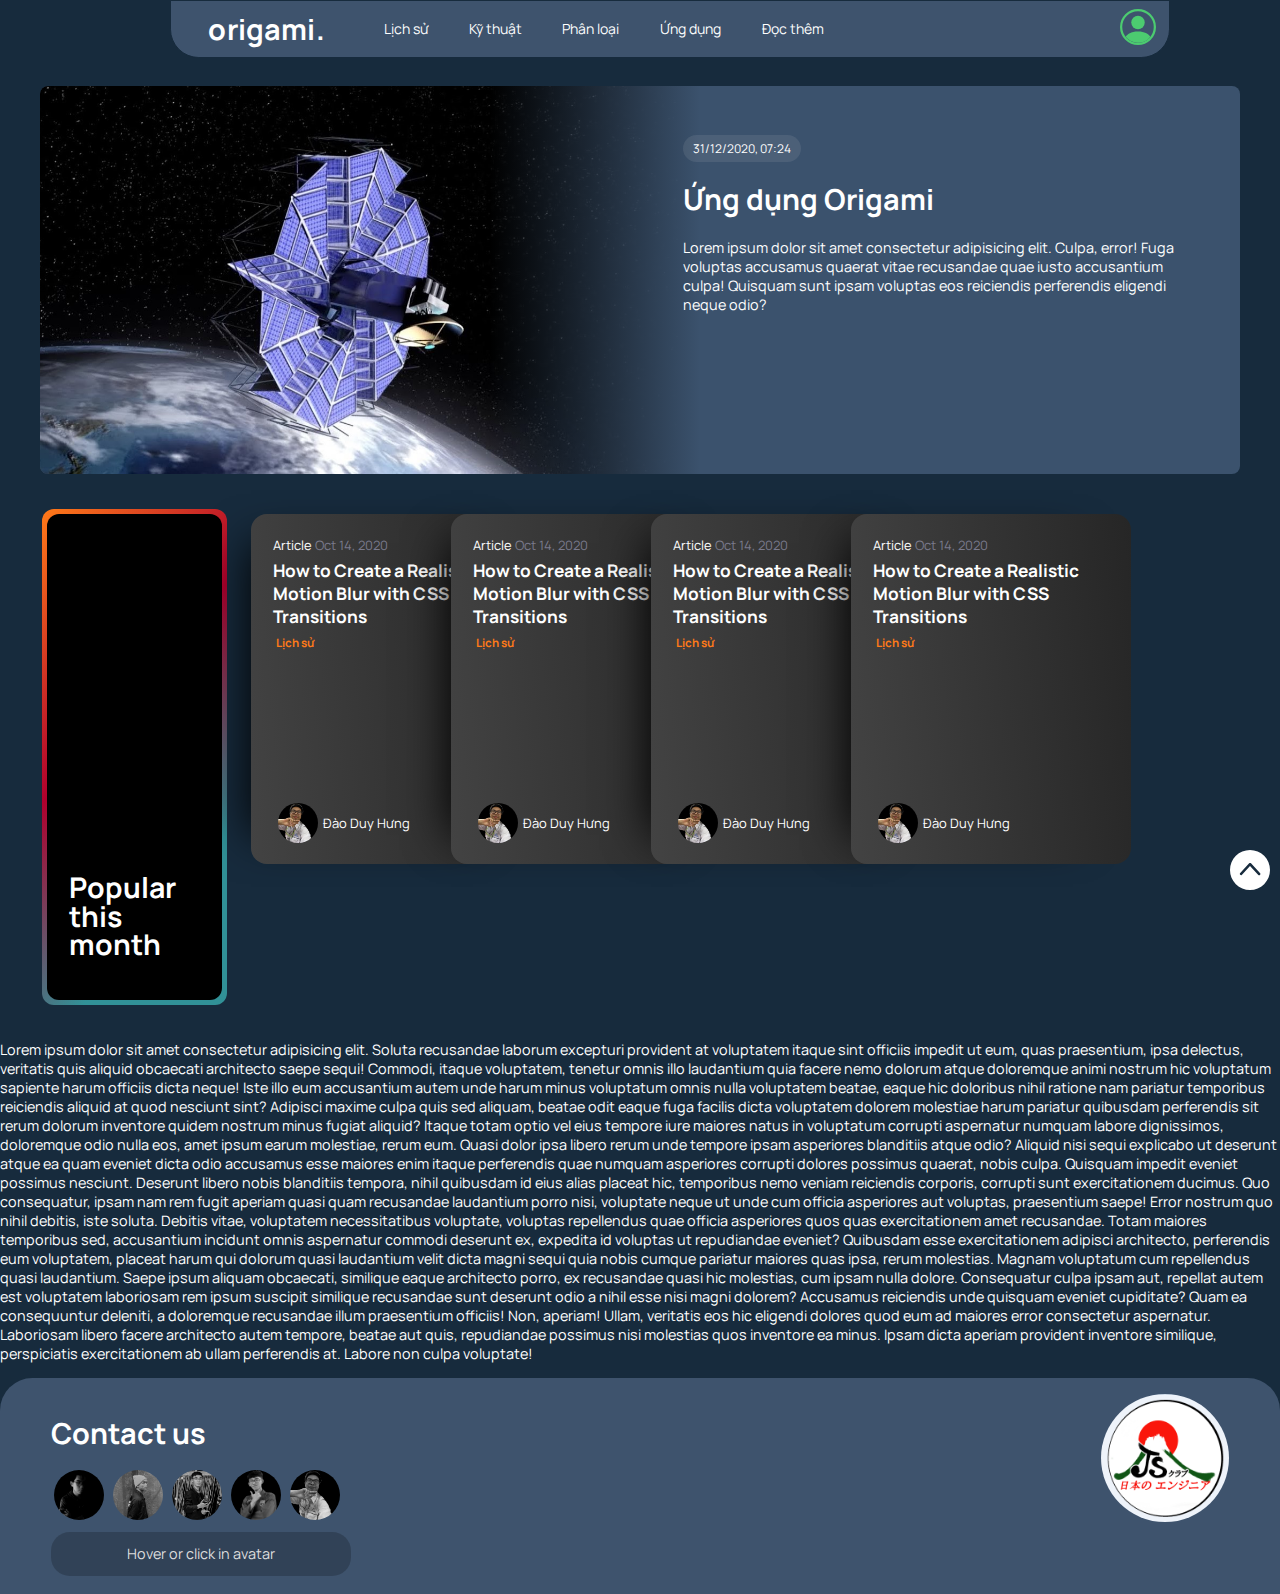
<file: index.html>
<!DOCTYPE html>
<html lang="en">
  <head>
    <meta charset="UTF-8" />
    <meta name="viewport" content="width=device-width, initial-scale=1.0" />
    <title>Origami</title>
    <link rel="stylesheet" href="css/main.css" />
    <link
      rel="stylesheet"
      href="https://fonts.googleapis.com/css2?family=Manrope:wght@500;800&display=swap"
    />
  </head>
  <body>
    <nav w3-include-html="module_html/nav.html" id="nav"></nav>
    <div id="web__content">
      <figure class="hero">
        <a href="" class="hero__img">
          <img src="Image/origami_satellite.jpg" alt="" />
        </a>
        <figcaption>
          <p>31/12/2020, 07:24</p>
          <a href=""><h1>Ứng dụng Origami</h1></a>
          <span
            >Lorem ipsum dolor sit amet consectetur adipisicing elit. Culpa,
            error! Fuga voluptas accusamus quaerat vitae recusandae quae iusto
            accusantium culpa! Quisquam sunt ipsam voluptas eos reiciendis
            perferendis eligendi neque odio?</span
          >
        </figcaption>
      </figure>
    </div>
    <a href="#">
      <svg width="32" height="32" viewBox="0 0 100 100" id="totop">
        <path
          fill="white"
          d="m50 0c-13.262 0-25.98 5.2695-35.355 14.645s-14.645 22.094-14.645 35.355 5.2695 25.98 14.645 35.355 22.094 14.645 35.355 14.645 25.98-5.2695 35.355-14.645 14.645-22.094 14.645-35.355-5.2695-25.98-14.645-35.355-22.094-14.645-35.355-14.645zm20.832 62.5-20.832-22.457-20.625 22.457c-1.207 0.74219-2.7656 0.57812-3.7891-0.39844-1.0273-0.98047-1.2695-2.5273-0.58594-3.7695l22.918-25c0.60156-0.61328 1.4297-0.96094 2.2891-0.96094 0.86328 0 1.6914 0.34766 2.293 0.96094l22.918 25c0.88672 1.2891 0.6875 3.0352-0.47266 4.0898-1.1562 1.0508-2.9141 1.0859-4.1133 0.078125z"
        ></path>
      </svg>
    </a>
    <div class="popular-articles">
      <header class="popular-header-card">
        <h1>Popular this month</h1>
      </header>
      <div class="mini-card-container">
        <article class="mini-card">
          <header class="mini-card-header">
            <div class="mini-card-subhead">
              Article
              <time datetime="2020-10-14"> Oct 14, 2020 </time>
            </div>
            <h3 class="read-article">
              <a href="read-article-link">
                How to Create a Realistic Motion Blur with CSS Transitions
              </a>
            </h3>
            <a href="" class="tag"><b>Lịch sử</b></a>
          </header>
          <div class="author">
            <img src="Image/hung.jpg" alt="" />
            <a href="" class="author-name">Đào Duy Hưng</a>
          </div>
        </article>
        <article class="mini-card">
          <header class="mini-card-header">
            <div class="mini-card-subhead">
              Article
              <time datetime="2020-10-14"> Oct 14, 2020 </time>
            </div>
            <h3 class="read-article">
              <a href="read-article-link">
                How to Create a Realistic Motion Blur with CSS Transitions
              </a>
            </h3>
            <a href="" class="tag"><b>Lịch sử</b></a>
          </header>
          <div class="author">
            <img src="Image/hung.jpg" alt="" />
            <a href="" class="author-name">Đào Duy Hưng</a>
          </div>
        </article>
        <article class="mini-card">
          <header class="mini-card-header">
            <div class="mini-card-subhead">
              Article
              <time datetime="2020-10-14"> Oct 14, 2020 </time>
            </div>
            <h3 class="read-article">
              <a href="read-article-link">
                How to Create a Realistic Motion Blur with CSS Transitions
              </a>
            </h3>
            <a href="" class="tag"><b>Lịch sử</b></a>
          </header>
          <div class="author">
            <img src="Image/hung.jpg" alt="" />
            <a href="" class="author-name">Đào Duy Hưng</a>
          </div>
        </article>
        <article class="mini-card">
          <header class="mini-card-header">
            <div class="mini-card-subhead">
              Article
              <time datetime="2020-10-14"> Oct 14, 2020 </time>
            </div>
            <h3 class="read-article">
              <a href="read-article-link">
                How to Create a Realistic Motion Blur with CSS Transitions
              </a>
            </h3>
            <a href="" class="tag"><b>Lịch sử</b></a>
          </header>
          <div class="author">
            <img src="Image/hung.jpg" alt="" />
            <a href="" class="author-name">Đào Duy Hưng</a>
          </div>
        </article>
      </div>
    </div>
    <p>
      Lorem ipsum dolor sit amet consectetur adipisicing elit. Soluta recusandae
      laborum excepturi provident at voluptatem itaque sint officiis impedit ut
      eum, quas praesentium, ipsa delectus, veritatis quis aliquid obcaecati
      architecto saepe sequi! Commodi, itaque voluptatem, tenetur omnis illo
      laudantium quia facere nemo dolorum atque doloremque animi nostrum hic
      voluptatum sapiente harum officiis dicta neque! Iste illo eum accusantium
      autem unde harum minus voluptatum omnis nulla voluptatem beatae, eaque hic
      doloribus nihil ratione nam pariatur temporibus reiciendis aliquid at quod
      nesciunt sint? Adipisci maxime culpa quis sed aliquam, beatae odit eaque
      fuga facilis dicta voluptatem dolorem molestiae harum pariatur quibusdam
      perferendis sit rerum dolorum inventore quidem nostrum minus fugiat
      aliquid? Itaque totam optio vel eius tempore iure maiores natus in
      voluptatum corrupti aspernatur numquam labore dignissimos, doloremque odio
      nulla eos, amet ipsum earum molestiae, rerum eum. Quasi dolor ipsa libero
      rerum unde tempore ipsam asperiores blanditiis atque odio? Aliquid nisi
      sequi explicabo ut deserunt atque ea quam eveniet dicta odio accusamus
      esse maiores enim itaque perferendis quae numquam asperiores corrupti
      dolores possimus quaerat, nobis culpa. Quisquam impedit eveniet possimus
      nesciunt. Deserunt libero nobis blanditiis tempora, nihil quibusdam id
      eius alias placeat hic, temporibus nemo veniam reiciendis corporis,
      corrupti sunt exercitationem ducimus. Quo consequatur, ipsam nam rem fugit
      aperiam quasi quam recusandae laudantium porro nisi, voluptate neque ut
      unde cum officia asperiores aut voluptas, praesentium saepe! Error nostrum
      quo nihil debitis, iste soluta. Debitis vitae, voluptatem necessitatibus
      voluptate, voluptas repellendus quae officia asperiores quos quas
      exercitationem amet recusandae. Totam maiores temporibus sed, accusantium
      incidunt omnis aspernatur commodi deserunt ex, expedita id voluptas ut
      repudiandae eveniet? Quibusdam esse exercitationem adipisci architecto,
      perferendis eum voluptatem, placeat harum qui dolorum quasi laudantium
      velit dicta magni sequi quia nobis cumque pariatur maiores quas ipsa,
      rerum molestias. Magnam voluptatum cum repellendus quasi laudantium. Saepe
      ipsum aliquam obcaecati, similique eaque architecto porro, ex recusandae
      quasi hic molestias, cum ipsam nulla dolore. Consequatur culpa ipsam aut,
      repellat autem est voluptatem laboriosam rem ipsum suscipit similique
      recusandae sunt deserunt odio a nihil esse nisi magni dolorem? Accusamus
      reiciendis unde quisquam eveniet cupiditate? Quam ea consequuntur
      deleniti, a doloremque recusandae illum praesentium officiis! Non,
      aperiam! Ullam, veritatis eos hic eligendi dolores quod eum ad maiores
      error consectetur aspernatur. Laboriosam libero facere architecto autem
      tempore, beatae aut quis, repudiandae possimus nisi molestias quos
      inventore ea minus. Ipsam dicta aperiam provident inventore similique,
      perspiciatis exercitationem ab ullam perferendis at. Labore non culpa
      voluptate!
    </p>
    <footer w3-include-html="module_html/footer.html" class="foot"></footer>
    <script src="nav.js"></script>
    <script>
      includeHTML();
    </script>
  </body>
</html>
</file>
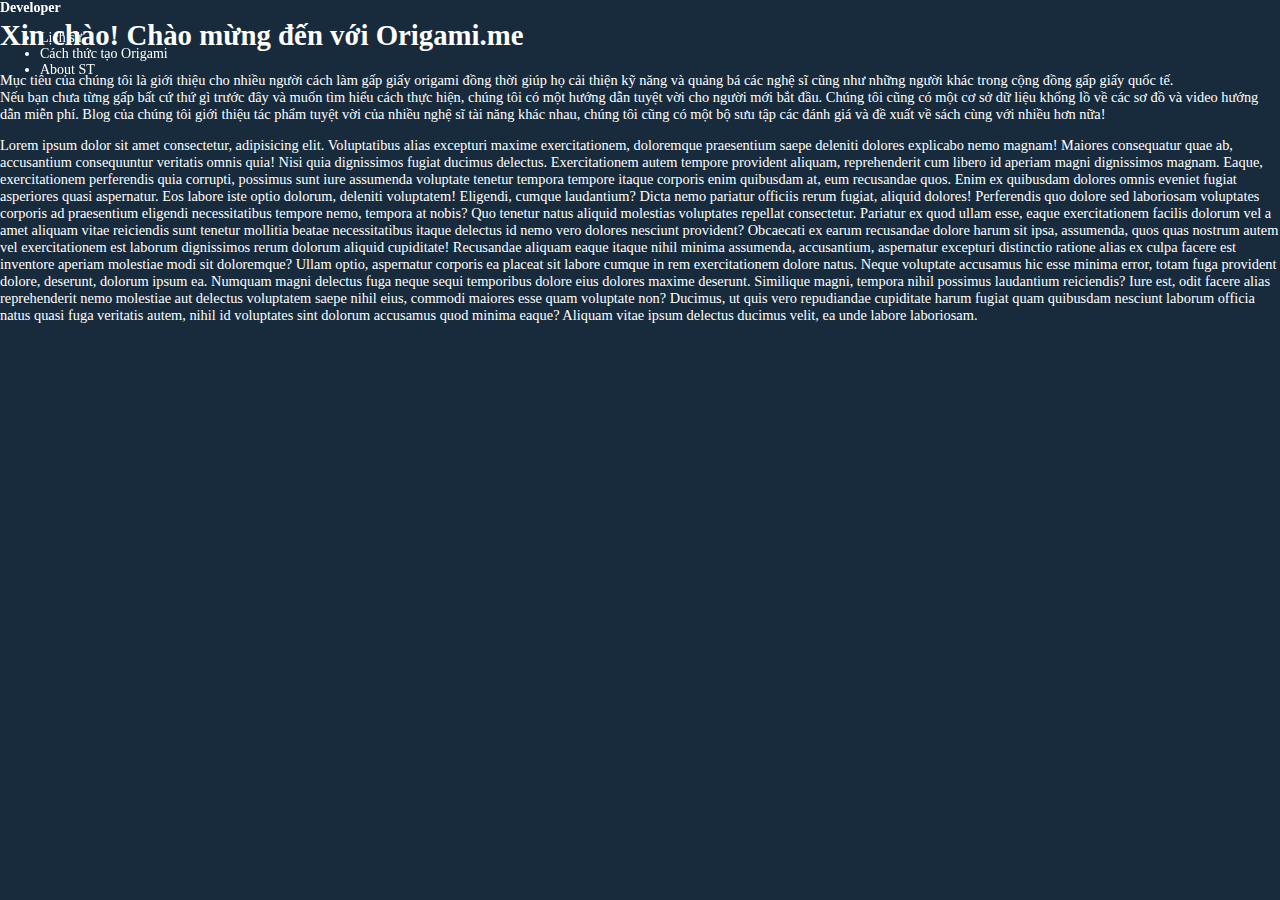
<file: html/index.html>
<!DOCTYPE html>
<html lang="en">
  <head>
    <meta charset="UTF-8" />
    <meta name="viewport" content="width=device-width, initial-scale=1.0" />
    <title>Document</title>
    <link rel="stylesheet" href="../css/main.css" />
  </head>
  <body>
    <nav>
      <input type="checkbox" id="nav_button" />
      <label
        for="nav_button"
        id="nav"
        class="menu"
        onclick="this.classList.toggle('opened')"
      >
        <svg width="100" height="100" viewBox="0 0 100 100">
          <path
            class="line line1"
            d="M 20,29.000046 H 80.000231 C 80.000231,29.000046 94.498839,28.817352 94.532987,66.711331 94.543142,77.980673 90.966081,81.670246 85.259173,81.668997 79.552261,81.667751 75.000211,74.999942 75.000211,74.999942 L 25.000021,25.000058"
          />
          <path class="line line2" d="M 20,50 H 80" />
          <path
            class="line line3"
            d="M 20,70.999954 H 80.000231 C 80.000231,70.999954 94.498839,71.182648 94.532987,33.288669 94.543142,22.019327 90.966081,18.329754 85.259173,18.331003 79.552261,18.332249 75.000211,25.000058 75.000211,25.000058 L 25.000021,74.999942"
          />
        </svg>
      </label>
      <section class="navbar">
        <div class="content">
          <a href="" id="logo"><b>Developer</b></a>
          <ul>
            <li><a href="#">Lịch sử </a></li>
            <li><a href="#">Cách thức tạo Origami</a></li>
            <li><a href="#">About ST</a></li>
          </ul>
        </div>
      </section>
    </nav>
    <section class="landing">
      <article>
        <h1>Xin chào! Chào mừng đến với Origami.me</h1>
        <span
          >Mục tiêu của chúng tôi là giới thiệu cho nhiều người cách làm gấp
          giấy origami đồng thời giúp họ cải thiện kỹ năng và quảng bá các nghệ
          sĩ cũng như những người khác trong cộng đồng gấp giấy quốc tế.
        </span>
        <br>
        <span
          >Nếu bạn chưa từng gấp bất cứ thứ gì trước đây và muốn tìm hiểu cách
          thực hiện, chúng tôi có một hướng dẫn tuyệt vời cho người mới bắt đầu.
          Chúng tôi cũng có một cơ sở dữ liệu khổng lồ về các sơ đồ và video
          hướng dẫn miễn phí. Blog của chúng tôi giới thiệu tác phẩm tuyệt vời
          của nhiều nghệ sĩ tài năng khác nhau, chúng tôi cũng có một bộ sưu tập
          các đánh giá và đề xuất về sách cùng với nhiều hơn nữa!</span
        >
      </article>
    </section>
    <p>
      Lorem ipsum dolor sit amet consectetur, adipisicing elit. Voluptatibus alias excepturi maxime exercitationem, doloremque praesentium saepe deleniti dolores explicabo nemo magnam! Maiores consequatur quae ab, accusantium consequuntur veritatis omnis quia! Nisi quia dignissimos fugiat ducimus delectus. Exercitationem autem tempore provident aliquam, reprehenderit cum libero id aperiam magni dignissimos magnam. Eaque, exercitationem perferendis quia corrupti, possimus sunt iure assumenda voluptate tenetur tempora tempore itaque corporis enim quibusdam at, eum recusandae quos. Enim ex quibusdam dolores omnis eveniet fugiat asperiores quasi aspernatur. Eos labore iste optio dolorum, deleniti voluptatem! Eligendi, cumque laudantium? Dicta nemo pariatur officiis rerum fugiat, aliquid dolores! Perferendis quo dolore sed laboriosam voluptates corporis ad praesentium eligendi necessitatibus tempore nemo, tempora at nobis? Quo tenetur natus aliquid molestias voluptates repellat consectetur. Pariatur ex quod ullam esse, eaque exercitationem facilis dolorum vel a amet aliquam vitae reiciendis sunt tenetur mollitia beatae necessitatibus itaque delectus id nemo vero dolores nesciunt provident? Obcaecati ex earum recusandae dolore harum sit ipsa, assumenda, quos quas nostrum autem vel exercitationem est laborum dignissimos rerum dolorum aliquid cupiditate! Recusandae aliquam eaque itaque nihil minima assumenda, accusantium, aspernatur excepturi distinctio ratione alias ex culpa facere est inventore aperiam molestiae modi sit doloremque? Ullam optio, aspernatur corporis ea placeat sit labore cumque in rem exercitationem dolore natus. Neque voluptate accusamus hic esse minima error, totam fuga provident dolore, deserunt, dolorum ipsum ea. Numquam magni delectus fuga neque sequi temporibus dolore eius dolores maxime deserunt. Similique magni, tempora nihil possimus laudantium reiciendis? Iure est, odit facere alias reprehenderit nemo molestiae aut delectus voluptatem saepe nihil eius, commodi maiores esse quam voluptate non? Ducimus, ut quis vero repudiandae cupiditate harum fugiat quam quibusdam nesciunt laborum officia natus quasi fuga veritatis autem, nihil id voluptates sint dolorum accusamus quod minima eaque? Aliquam vitae ipsum delectus ducimus velit, ea unde labore laboriosam.
    </p>
  </body>
</html>
</file>
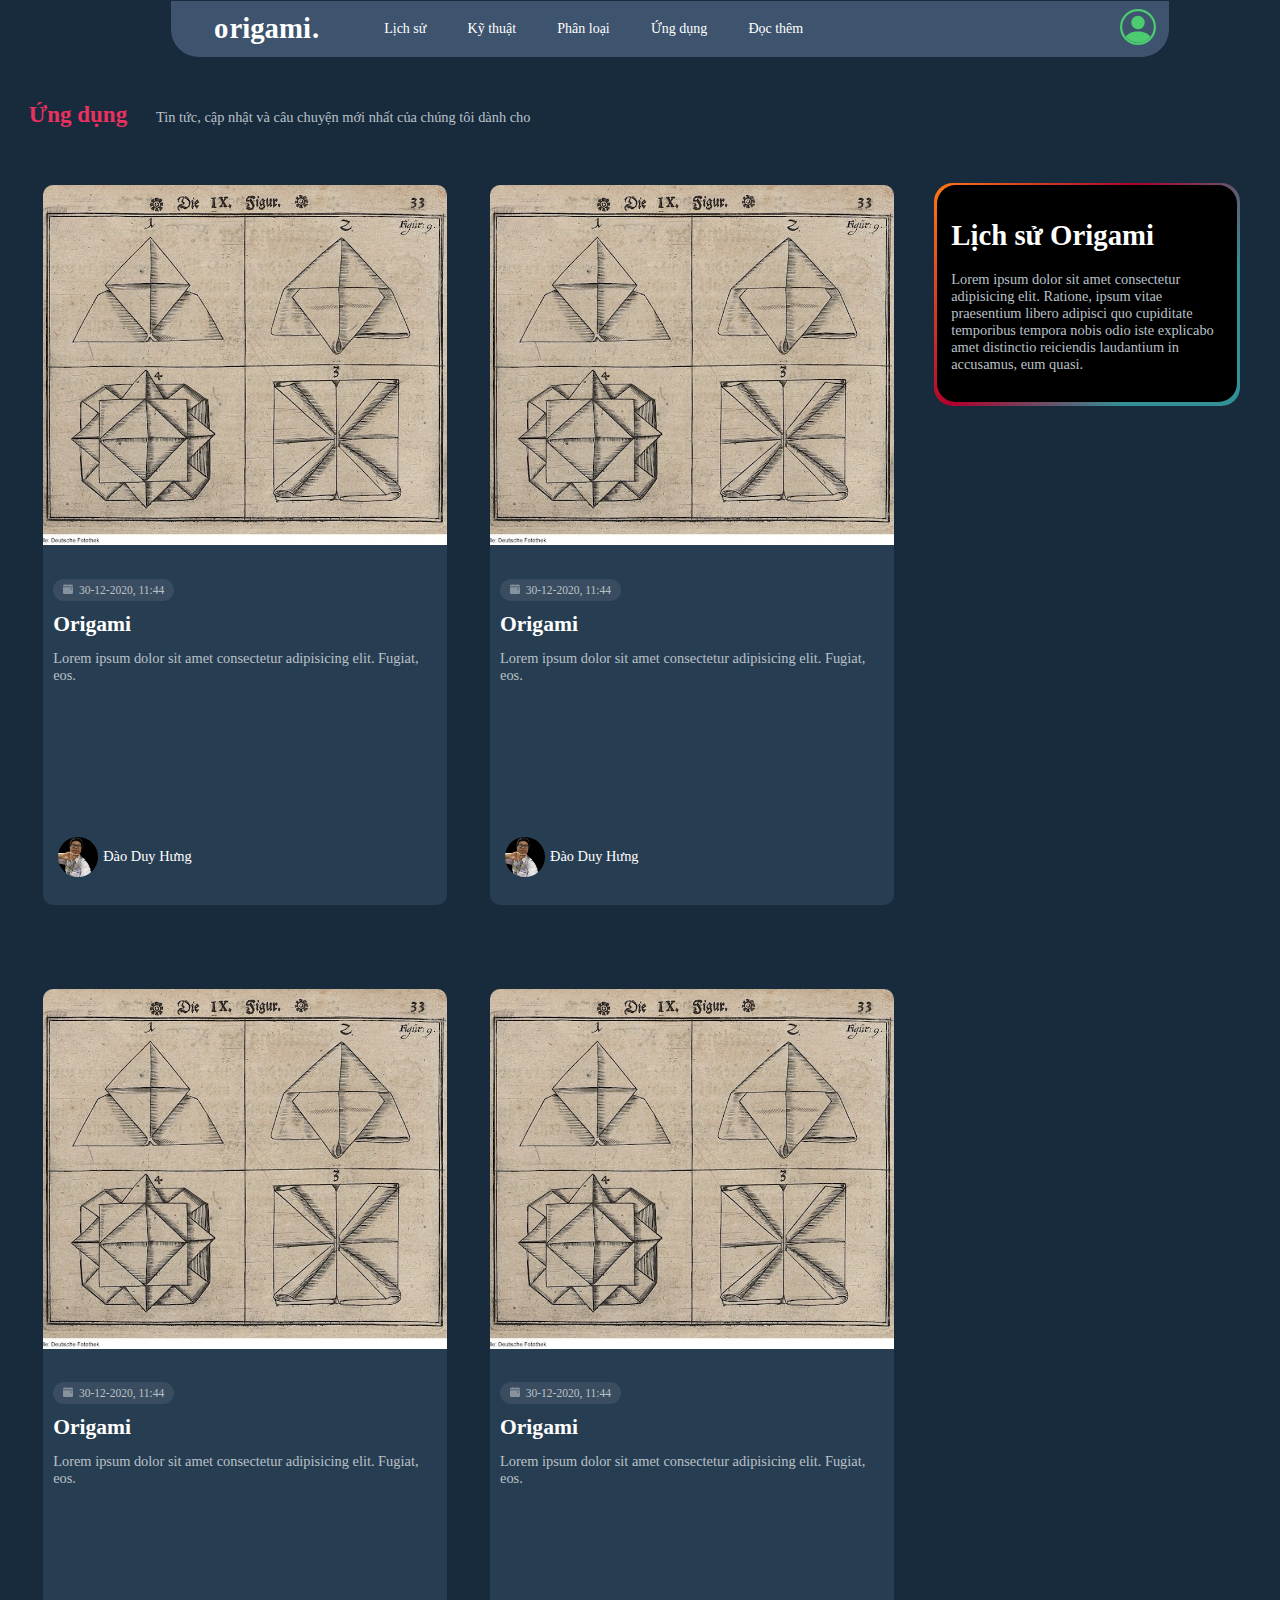
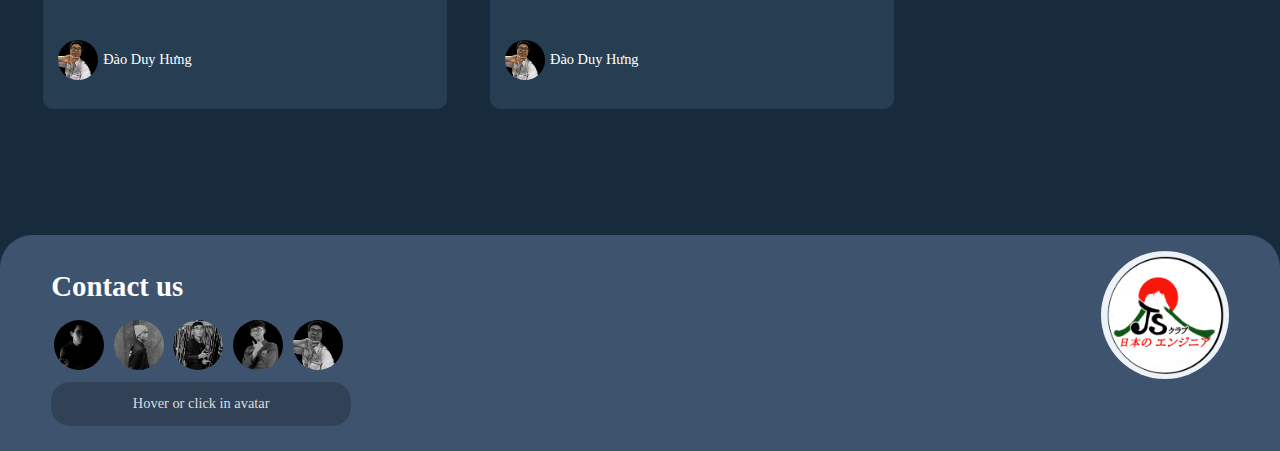
<file: application.html>
<!DOCTYPE html>
<html lang="en">
  <head>
    <meta charset="UTF-8" />
    <meta name="viewport" content="width=device-width, initial-scale=1.0" />
    <title>Document</title>
    <link rel="stylesheet" href="category_css/category.css" />
  </head>
  <body>
    <nav w3-include-html="module_html/nav.html" id="nav"></nav>
    <section class="blog">
      <p class="headline">
        <b class="red">Ứng dụng &nbsp &nbsp </b> Tin tức, cập nhật và câu
        chuyện mới nhất của chúng tôi dành cho
      </p>
      <div class="wrapper">
        <section class="card__container">
          <a href="" w3-include-html="module_html/card.html" class="card"> </a>
          <a href="" w3-include-html="module_html/card.html" class="card"> </a>
          <a href="" w3-include-html="module_html/card.html" class="card"> </a>
          <a href="" w3-include-html="module_html/card.html" class="card"> </a>
        </section>
        <section class="side">
          <article class="side__card">
            <div class="side__card__content">
              <h1>Lịch sử Origami</h1>
              <p>
                Lorem ipsum dolor sit amet consectetur adipisicing elit. Ratione,
                ipsum vitae praesentium libero adipisci quo cupiditate temporibus
                tempora nobis odio iste explicabo amet distinctio reiciendis
                laudantium in accusamus, eum quasi.
              </p>
            </div>
          </article>
        </section>
      </div>
    </section>
    <footer w3-include-html="module_html/footer.html" class="foot"></footer>
    <script src="nav.js"></script>
    <script>
      includeHTML();
    </script>
  </body>
</html>
</file>
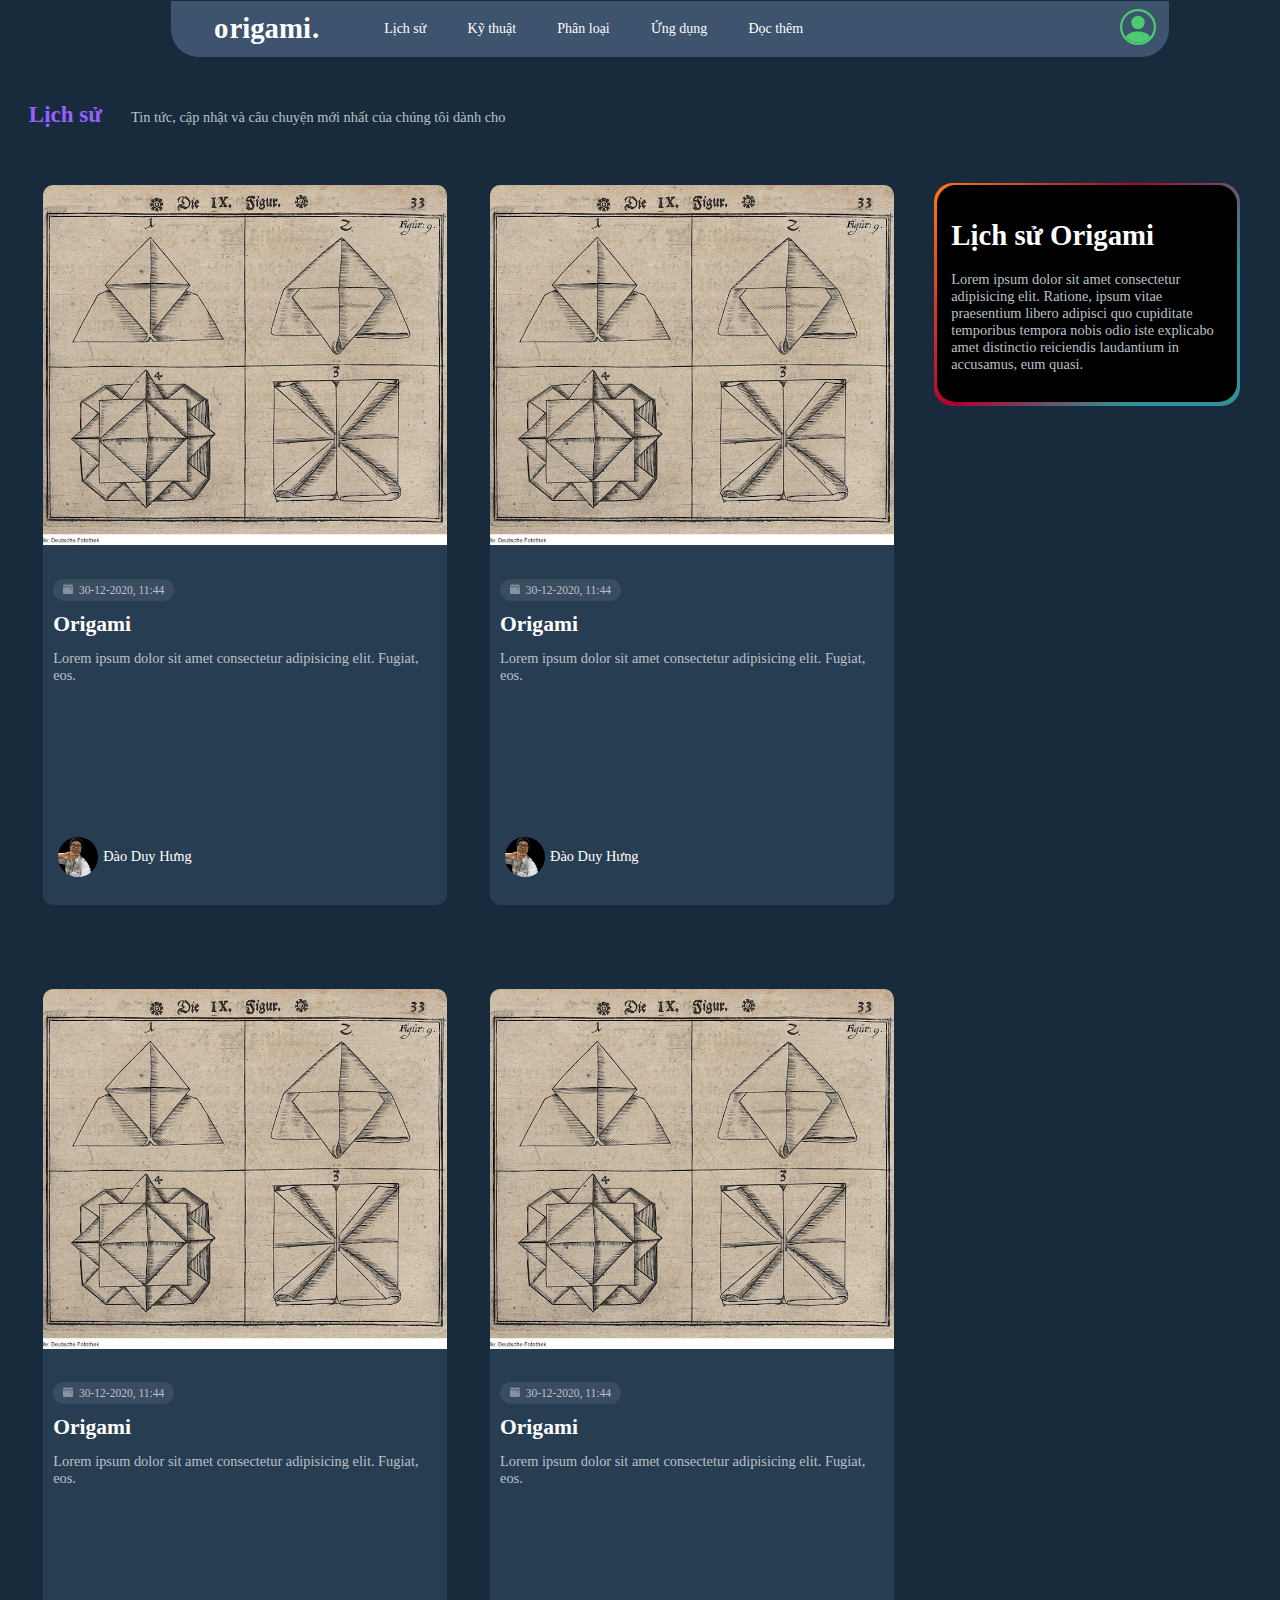
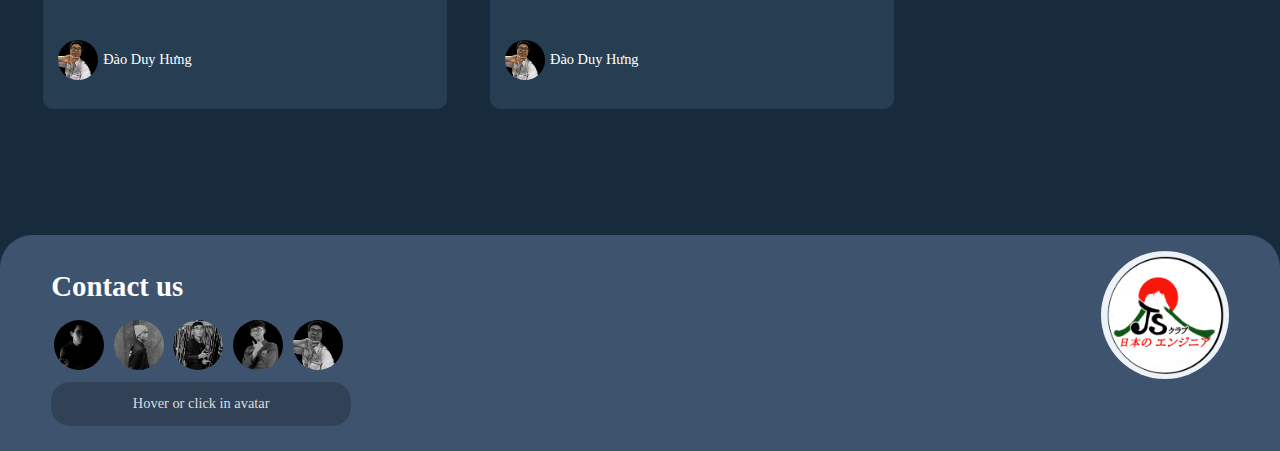
<file: history.html>
<!DOCTYPE html>
<html lang="en">
  <head>
    <meta charset="UTF-8" />
    <meta name="viewport" content="width=device-width, initial-scale=1.0" />
    <title>Document</title>
    <link rel="stylesheet" href="category_css/category.css" />
  </head>
  <body>
    <nav w3-include-html="module_html/nav.html" id="nav"></nav>
    <section class="blog">
      <p class="headline">
        <b class="purple">Lịch sử &nbsp &nbsp </b> Tin tức, cập nhật và câu
        chuyện mới nhất của chúng tôi dành cho
      </p>
      <div class="wrapper">
        <section class="card__container">
          <a href="" w3-include-html="module_html/card.html" class="card"> </a>
          <a href="" w3-include-html="module_html/card.html" class="card"> </a>
          <a href="" w3-include-html="module_html/card.html" class="card"> </a>
          <a href="" w3-include-html="module_html/card.html" class="card"> </a>
        </section>
        <section class="side">
          <article class="side__card">
            <div class="side__card__content">
              <h1>Lịch sử Origami</h1>
              <p>
                Lorem ipsum dolor sit amet consectetur adipisicing elit. Ratione,
                ipsum vitae praesentium libero adipisci quo cupiditate temporibus
                tempora nobis odio iste explicabo amet distinctio reiciendis
                laudantium in accusamus, eum quasi.
              </p>
            </div>
          </article>
        </section>
      </div>
    </section>
    <footer w3-include-html="module_html/footer.html" class="foot"></footer>
    <script src="nav.js"></script>
    <script>
      includeHTML();
    </script>
  </body>
</html>
</file>
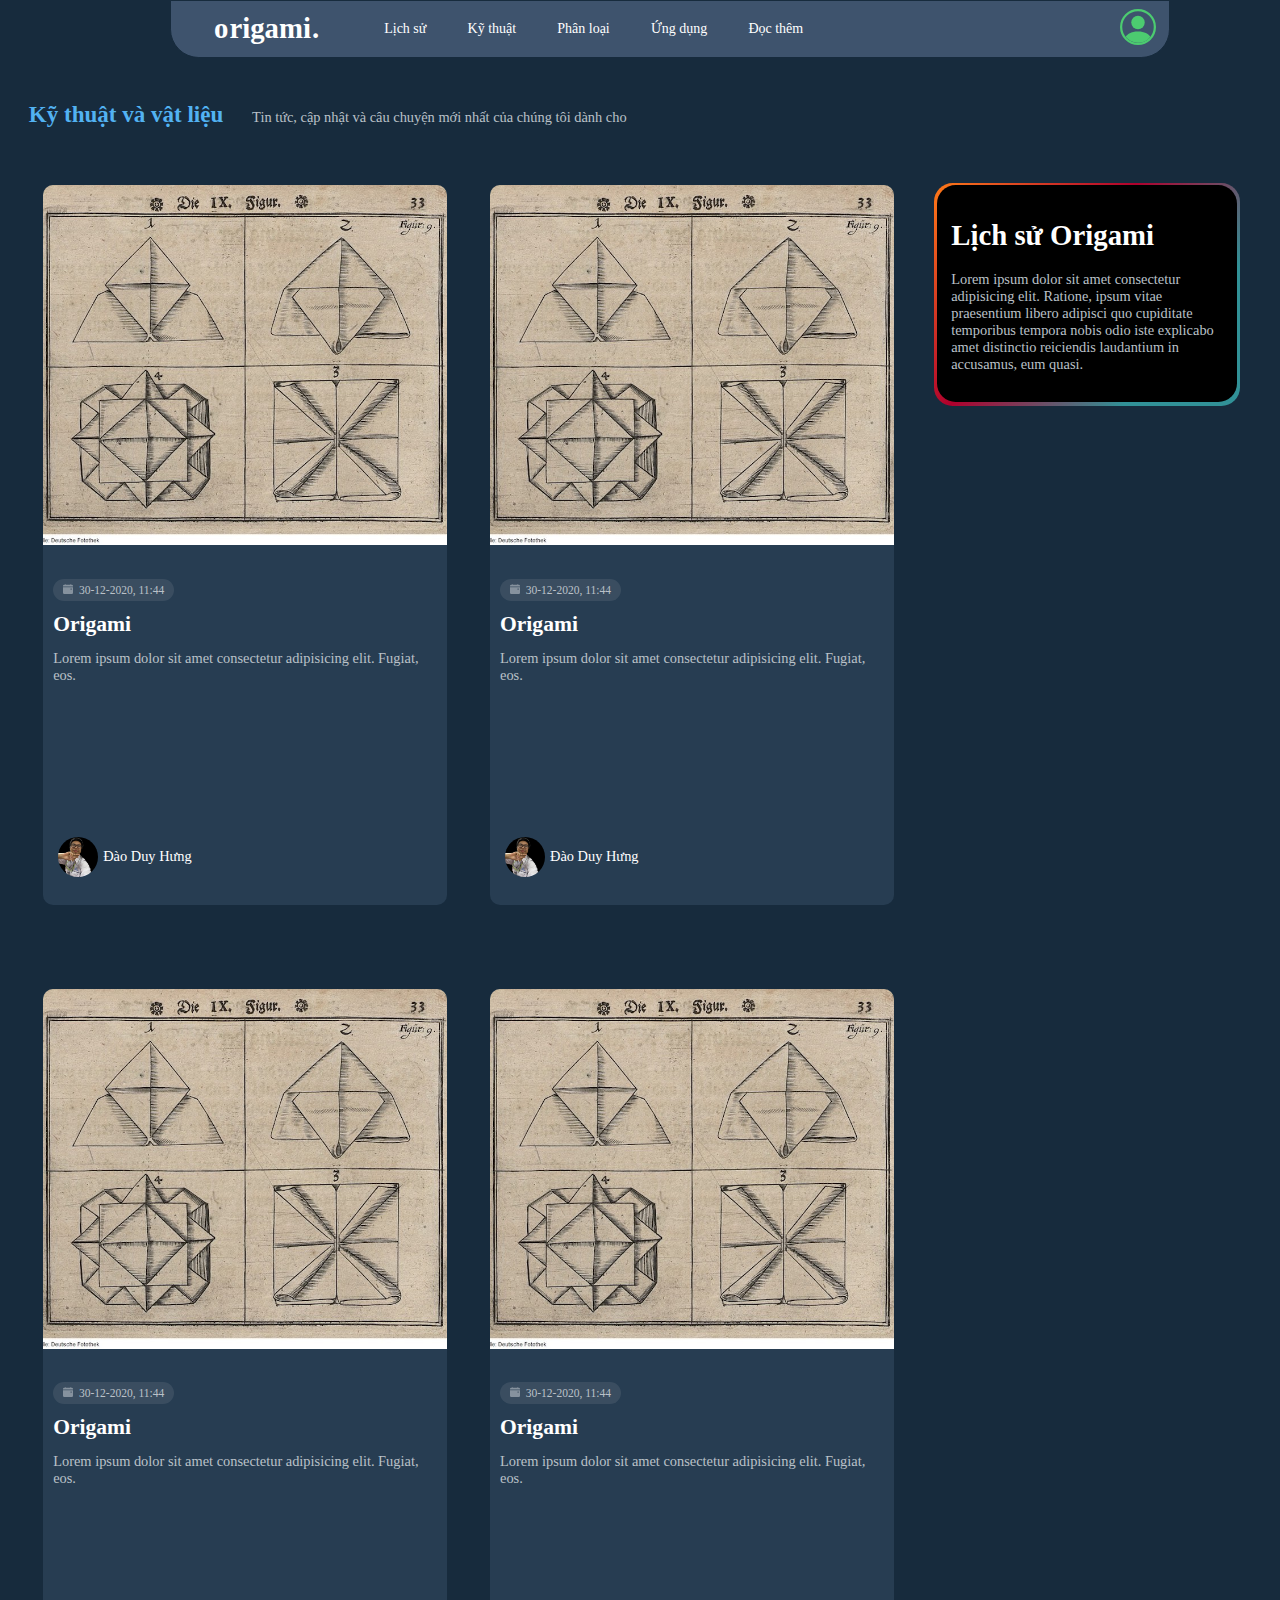
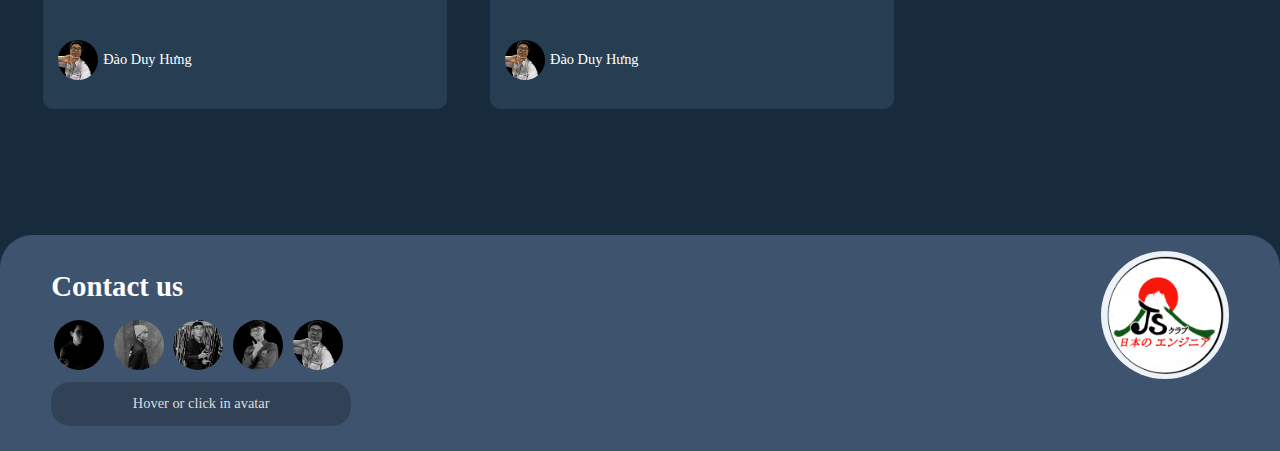
<file: method.html>
<!DOCTYPE html>
<html lang="en">
  <head>
    <meta charset="UTF-8" />
    <meta name="viewport" content="width=device-width, initial-scale=1.0" />
    <title>Document</title>
    <link rel="stylesheet" href="category_css/category.css" />
  </head>
  <body>
    <nav w3-include-html="module_html/nav.html" id="nav"></nav>
    <section class="blog">
      <p class="headline">
        <b class="blue">Kỹ thuật và vật liệu &nbsp &nbsp </b> Tin tức, cập nhật
        và câu chuyện mới nhất của chúng tôi dành cho
      </p>
      <div class="wrapper">
        <section class="card__container">
          <a href="" w3-include-html="module_html/card.html" class="card"> </a>
          <a href="" w3-include-html="module_html/card.html" class="card"> </a>
          <a href="" w3-include-html="module_html/card.html" class="card"> </a>
          <a href="" w3-include-html="module_html/card.html" class="card"> </a>
        </section>
        <section class="side">
          <article class="side__card">
            <div class="side__card__content">
              <h1>Lịch sử Origami</h1>
              <p>
                Lorem ipsum dolor sit amet consectetur adipisicing elit. Ratione,
                ipsum vitae praesentium libero adipisci quo cupiditate temporibus
                tempora nobis odio iste explicabo amet distinctio reiciendis
                laudantium in accusamus, eum quasi.
              </p>
            </div>
          </article>
        </section>
      </div>
    </section>
    <footer w3-include-html="module_html/footer.html" class="foot"></footer>
    <script src="nav.js"></script>
    <script>
      includeHTML();
    </script>
  </body>
</html>
</file>
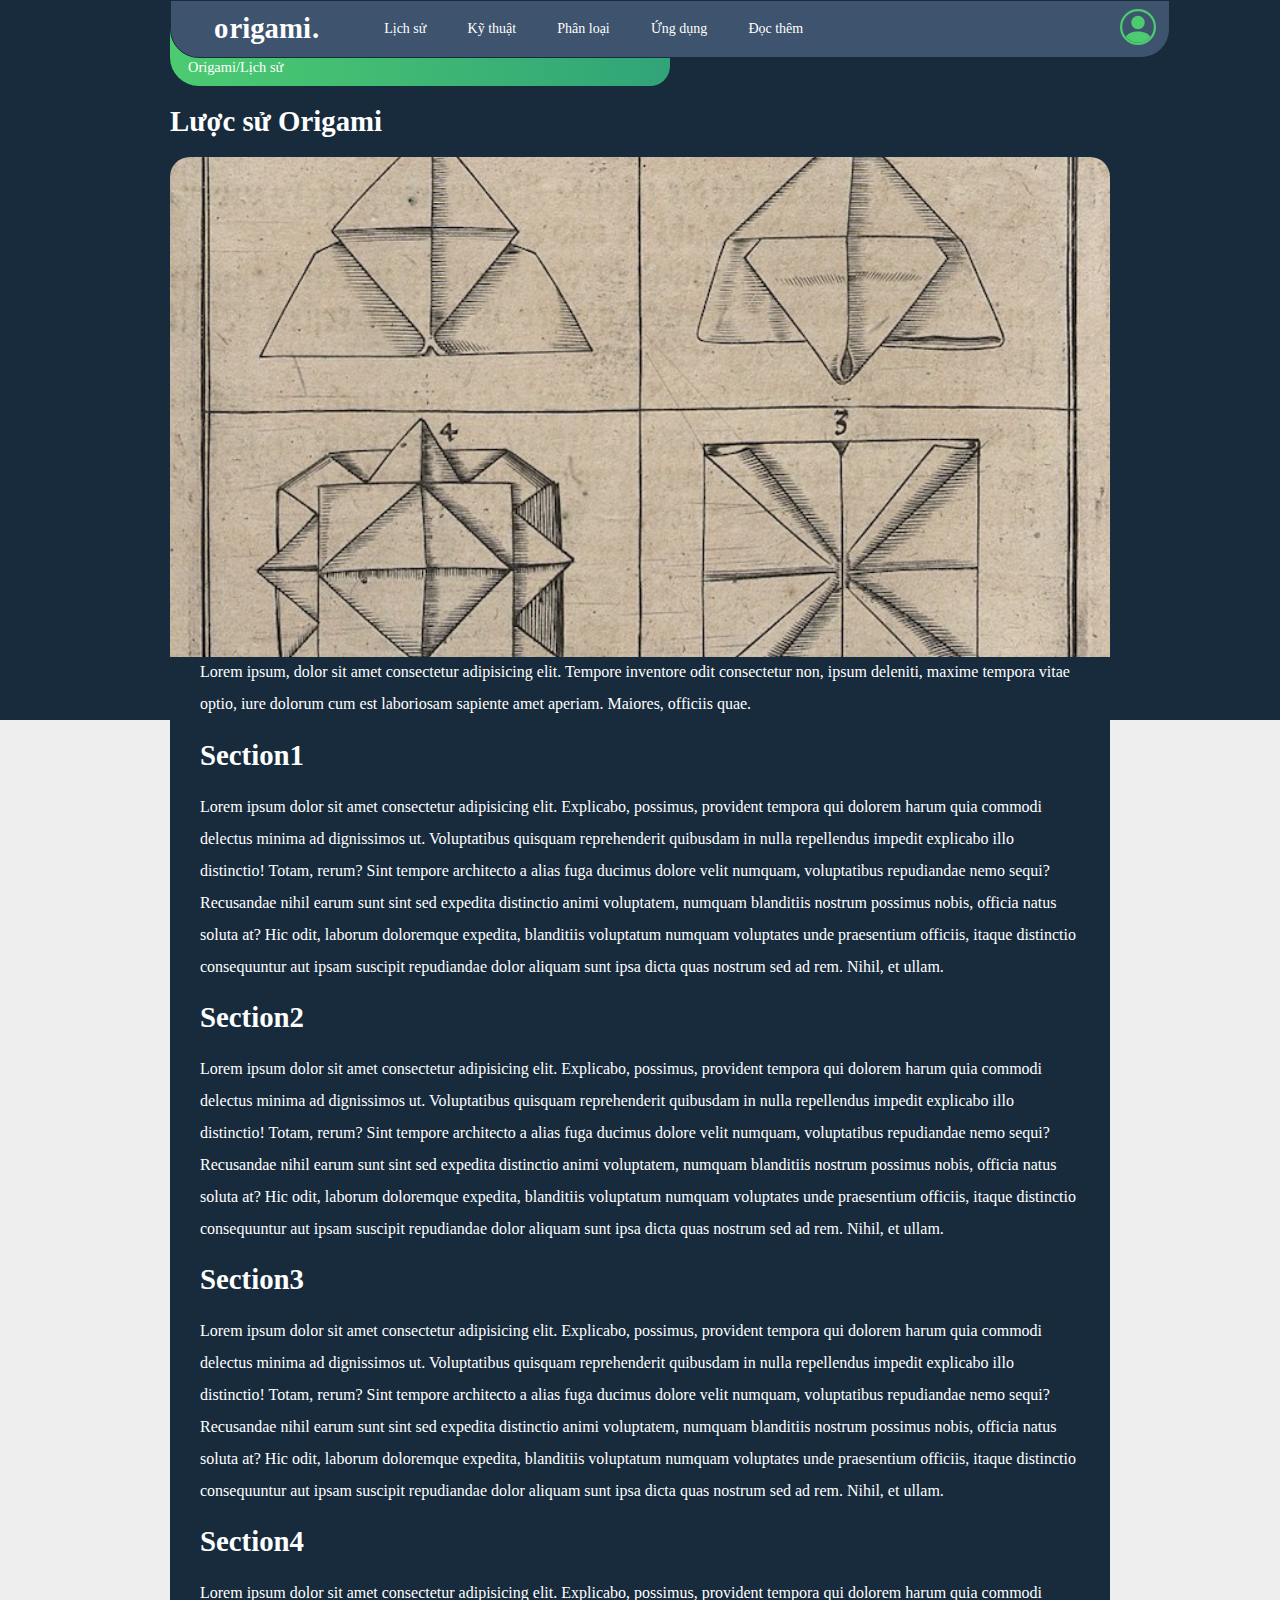
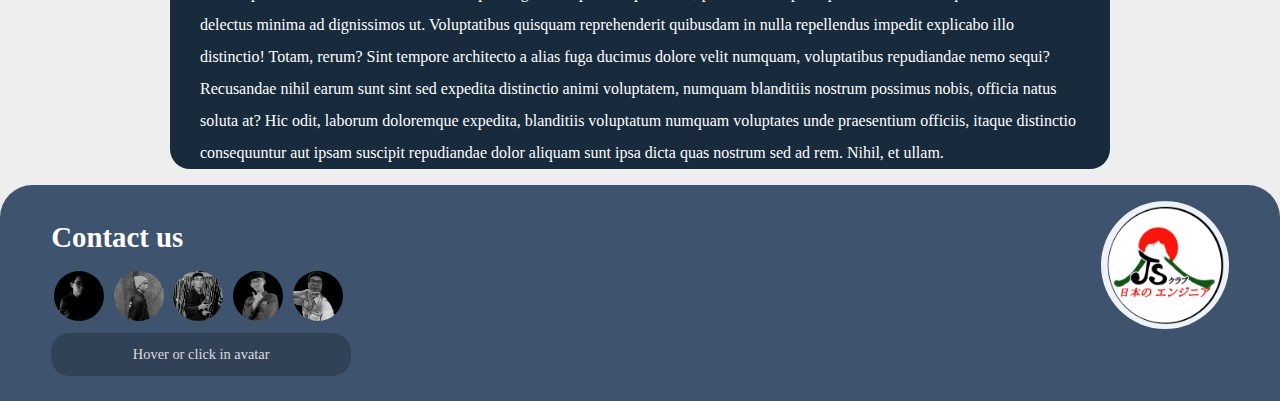
<file: sample_blog.html>
<!DOCTYPE html>
<html lang="en">
  <head>
    <meta charset="UTF-8" />
    <meta name="viewport" content="width=device-width, initial-scale=1.0" />
    <title>Origami - Lịch sử Origami</title>
    <link rel="stylesheet" href="blog_css/blog.css" />
  </head>
  <body>
    <nav w3-include-html="module_html/nav.html"></nav>
    <article class="path">
      <br /><br /><br />&nbsp&nbsp&nbsp&nbsp Origami/Lịch sử
    </article>
    <article class="content">
      <h1>Lược sử Origami</h1>
      <img src="Image/history-origami.jpg" alt="" />
      <div class="article">
        <p>
          Lorem ipsum, dolor sit amet consectetur adipisicing elit. Tempore
          inventore odit consectetur non, ipsum deleniti, maxime tempora vitae
          optio, iure dolorum cum est laboriosam sapiente amet aperiam. Maiores,
          officiis quae.
        </p>
        <span>
          <h1>Section1</h1>
          <p>
            Lorem ipsum dolor sit amet consectetur adipisicing elit. Explicabo,
            possimus, provident tempora qui dolorem harum quia commodi delectus
            minima ad dignissimos ut. Voluptatibus quisquam reprehenderit
            quibusdam in nulla repellendus impedit explicabo illo distinctio!
            Totam, rerum? Sint tempore architecto a alias fuga ducimus dolore
            velit numquam, voluptatibus repudiandae nemo sequi? Recusandae nihil
            earum sunt sint sed expedita distinctio animi voluptatem, numquam
            blanditiis nostrum possimus nobis, officia natus soluta at? Hic
            odit, laborum doloremque expedita, blanditiis voluptatum numquam
            voluptates unde praesentium officiis, itaque distinctio consequuntur
            aut ipsam suscipit repudiandae dolor aliquam sunt ipsa dicta quas
            nostrum sed ad rem. Nihil, et ullam.
          </p>
        </span>
        <span>
          <h1>Section2</h1>
          <p>
            Lorem ipsum dolor sit amet consectetur adipisicing elit. Explicabo,
            possimus, provident tempora qui dolorem harum quia commodi delectus
            minima ad dignissimos ut. Voluptatibus quisquam reprehenderit
            quibusdam in nulla repellendus impedit explicabo illo distinctio!
            Totam, rerum? Sint tempore architecto a alias fuga ducimus dolore
            velit numquam, voluptatibus repudiandae nemo sequi? Recusandae nihil
            earum sunt sint sed expedita distinctio animi voluptatem, numquam
            blanditiis nostrum possimus nobis, officia natus soluta at? Hic
            odit, laborum doloremque expedita, blanditiis voluptatum numquam
            voluptates unde praesentium officiis, itaque distinctio consequuntur
            aut ipsam suscipit repudiandae dolor aliquam sunt ipsa dicta quas
            nostrum sed ad rem. Nihil, et ullam.
          </p>
        </span>
        <span>
          <h1>Section3</h1>
          <p>
            Lorem ipsum dolor sit amet consectetur adipisicing elit. Explicabo,
            possimus, provident tempora qui dolorem harum quia commodi delectus
            minima ad dignissimos ut. Voluptatibus quisquam reprehenderit
            quibusdam in nulla repellendus impedit explicabo illo distinctio!
            Totam, rerum? Sint tempore architecto a alias fuga ducimus dolore
            velit numquam, voluptatibus repudiandae nemo sequi? Recusandae nihil
            earum sunt sint sed expedita distinctio animi voluptatem, numquam
            blanditiis nostrum possimus nobis, officia natus soluta at? Hic
            odit, laborum doloremque expedita, blanditiis voluptatum numquam
            voluptates unde praesentium officiis, itaque distinctio consequuntur
            aut ipsam suscipit repudiandae dolor aliquam sunt ipsa dicta quas
            nostrum sed ad rem. Nihil, et ullam.
          </p>
        </span>
        <span>
          <h1>Section4</h1>
          <p>
            Lorem ipsum dolor sit amet consectetur adipisicing elit. Explicabo,
            possimus, provident tempora qui dolorem harum quia commodi delectus
            minima ad dignissimos ut. Voluptatibus quisquam reprehenderit
            quibusdam in nulla repellendus impedit explicabo illo distinctio!
            Totam, rerum? Sint tempore architecto a alias fuga ducimus dolore
            velit numquam, voluptatibus repudiandae nemo sequi? Recusandae nihil
            earum sunt sint sed expedita distinctio animi voluptatem, numquam
            blanditiis nostrum possimus nobis, officia natus soluta at? Hic
            odit, laborum doloremque expedita, blanditiis voluptatum numquam
            voluptates unde praesentium officiis, itaque distinctio consequuntur
            aut ipsam suscipit repudiandae dolor aliquam sunt ipsa dicta quas
            nostrum sed ad rem. Nihil, et ullam.
          </p>
        </span>
      </div>
    </article>
    <footer w3-include-html="module_html/footer.html" class="foot"></footer>
    <script src="nav.js"></script>
    <script>
      includeHTML();
    </script>
  </body>
</html>
</file>
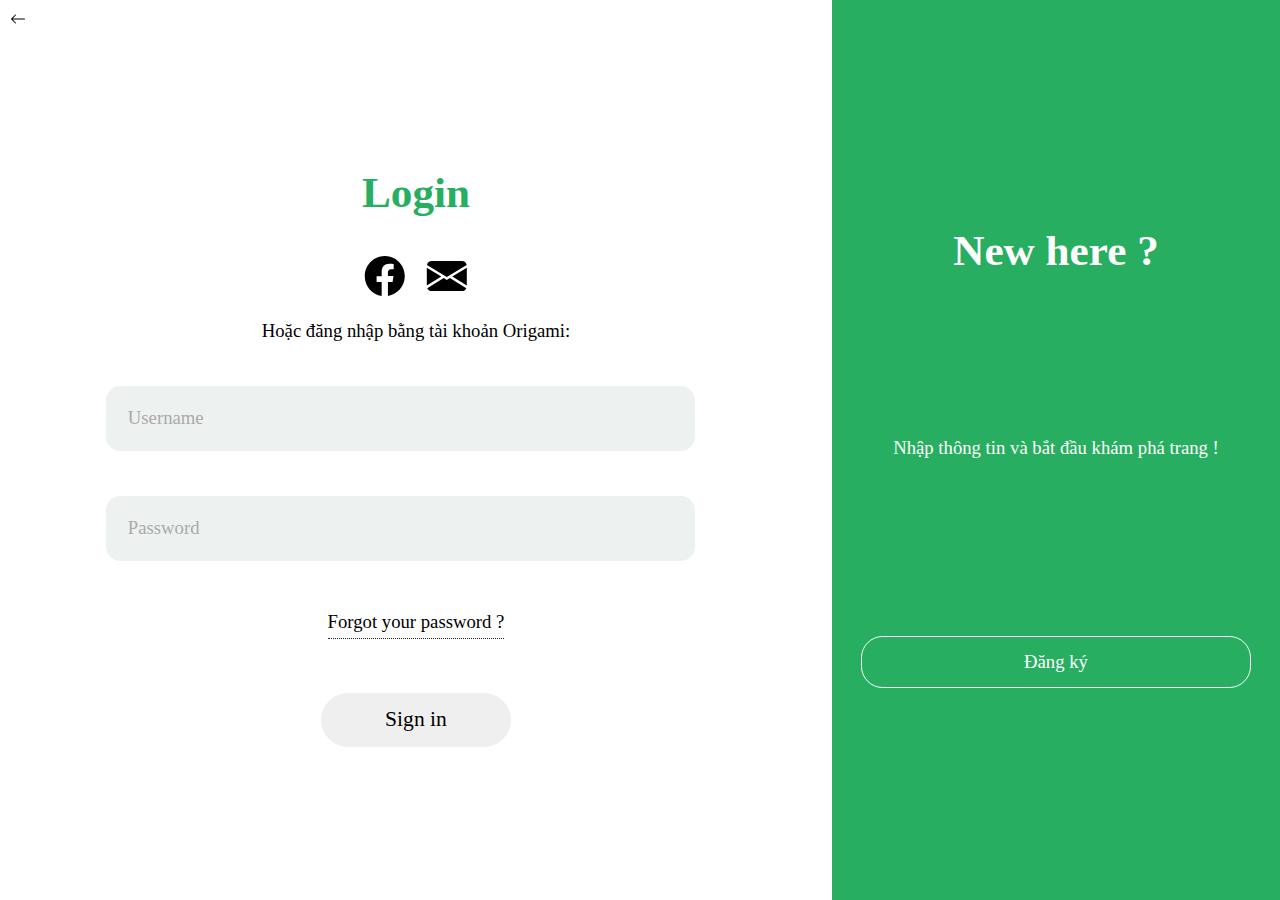
<file: signin.html>
<!DOCTYPE html>
<html>
  <head>
    <title>Origami FPT</title>
    <meta charset="utf-8" />
    <link rel="stylesheet" href="signin_css/signin.css" />
  </head>

  <body>
    <a href="index.html" class="back">
      <svg
        xmlns="http://www.w3.org/2000/svg"
        width="16"
        height="16"
        fill="currentColor"
        class="bi bi-arrow-left"
        viewBox="0 0 16 16"
      >
        <path
          fill-rule="evenodd"
          d="M15 8a.5.5 0 0 0-.5-.5H2.707l3.147-3.146a.5.5 0 1 0-.708-.708l-4 4a.5.5 0 0 0 0 .708l4 4a.5.5 0 0 0 .708-.708L2.707 8.5H14.5A.5.5 0 0 0 15 8z"
        />
      </svg>
    </a>
    <article class="major">
      <section class="major__form">
        <h1>Login</h1>
        <div class="major__form__social">
          <a href="#"
            ><svg
              xmlns="http://www.w3.org/2000/svg"
              width="40"
              height="40"
              fill="currentColor"
              viewBox="0 0 16 16"
            >
              <path
                d="M16 8.049c0-4.446-3.582-8.05-8-8.05C3.58 0-.002 3.603-.002 8.05c0 4.017 2.926 7.347 6.75 7.951v-5.625h-2.03V8.05H6.75V6.275c0-2.017 1.195-3.131 3.022-3.131.876 0 1.791.157 1.791.157v1.98h-1.009c-.993 0-1.303.621-1.303 1.258v1.51h2.218l-.354 2.326H9.25V16c3.824-.604 6.75-3.934 6.75-7.951z"
              /></svg></a>

          <a href="#"
            ><svg
              xmlns="http://www.w3.org/2000/svg"
              width="40"
              height="40"
              fill="currentColor"
              class="bi bi-envelope-fill"
              viewBox="0 0 16 16"
            >
              <path
                d="M.05 3.555A2 2 0 0 1 2 2h12a2 2 0 0 1 1.95 1.555L8 8.414.05 3.555zM0 4.697v7.104l5.803-3.558L0 4.697zM6.761 8.83l-6.57 4.027A2 2 0 0 0 2 14h12a2 2 0 0 0 1.808-1.144l-6.57-4.027L8 9.586l-1.239-.757zm3.436-.586L16 11.801V4.697l-5.803 3.546z"
              /></svg></a>
          <p>Hoặc đăng nhập bằng tài khoản Origami:</p>
        </div>
        <div class="textbox">
          <input type="text" placeholder="Username" name="" value="" />
        </div>
        <div class="textbox">
          <input type="password" placeholder="Password" name="" value="" />
        </div>
        <a href="" id="forgot">Forgot your password ?</a>
        <input class="btn" type="button" value="Sign in" />
      </section>
      <section class="minor">
        <h1>New here ?</h1>
        <span>Nhập thông tin và bắt đầu khám phá trang !</span>
        <a href="signUp.html" class="minor__button">Đăng ký</a>
      </section>
    </article>
    <script src="nav.js"></script>
  </body>
</html>
</file>
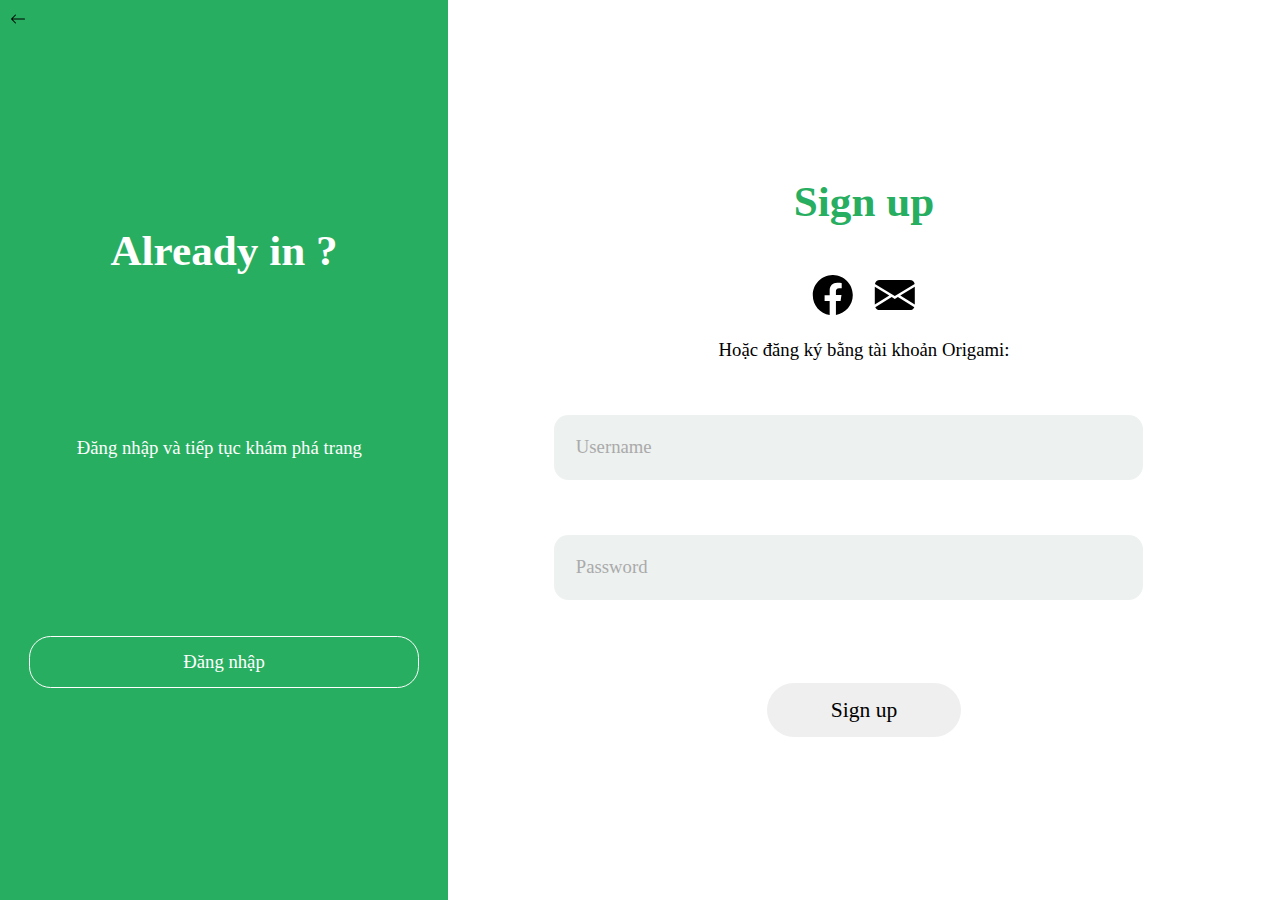
<file: signUp.html>
<!DOCTYPE html>
<html>
  <head>
    <title>Origami FPT</title>
    <meta charset="utf-8" />
    <link rel="stylesheet" href="signin_css/signin.css" />
  </head>

  <body>
    <a href="index.html" class="back">
      <svg
        xmlns="http://www.w3.org/2000/svg"
        width="16"
        height="16"
        fill="currentColor"
        class="bi bi-arrow-left"
        viewBox="0 0 16 16"
      >
        <path
          fill-rule="evenodd"
          d="M15 8a.5.5 0 0 0-.5-.5H2.707l3.147-3.146a.5.5 0 1 0-.708-.708l-4 4a.5.5 0 0 0 0 .708l4 4a.5.5 0 0 0 .708-.708L2.707 8.5H14.5A.5.5 0 0 0 15 8z"
        />
      </svg>
    </a>
    <article class="major signup">
      <section class="major__form">
        <h1>Sign up</h1>
        <div class="major__form__social">
          <a href="#"
            ><svg
              xmlns="http://www.w3.org/2000/svg"
              width="40"
              height="40"
              fill="currentColor"
              viewBox="0 0 16 16"
            >
              <path
                d="M16 8.049c0-4.446-3.582-8.05-8-8.05C3.58 0-.002 3.603-.002 8.05c0 4.017 2.926 7.347 6.75 7.951v-5.625h-2.03V8.05H6.75V6.275c0-2.017 1.195-3.131 3.022-3.131.876 0 1.791.157 1.791.157v1.98h-1.009c-.993 0-1.303.621-1.303 1.258v1.51h2.218l-.354 2.326H9.25V16c3.824-.604 6.75-3.934 6.75-7.951z"
              /></svg></a>
          <a href="#"
            ><svg
              xmlns="http://www.w3.org/2000/svg"
              width="40"
              height="40"
              fill="currentColor"
              class="bi bi-envelope-fill"
              viewBox="0 0 16 16"
            >
              <path
                d="M.05 3.555A2 2 0 0 1 2 2h12a2 2 0 0 1 1.95 1.555L8 8.414.05 3.555zM0 4.697v7.104l5.803-3.558L0 4.697zM6.761 8.83l-6.57 4.027A2 2 0 0 0 2 14h12a2 2 0 0 0 1.808-1.144l-6.57-4.027L8 9.586l-1.239-.757zm3.436-.586L16 11.801V4.697l-5.803 3.546z"
              /></svg></a>
          <p>Hoặc đăng ký bằng tài khoản Origami:</p>
        </div>
        <div class="textbox">
          <input type="text" placeholder="Username" name="" value="" />
        </div>
        <div class="textbox">
          <input type="password" placeholder="Password" name="" value="" />
        </div>
        <input class="btn" type="button" value="Sign up" />
      </section>
      <section class="minor">
        <h1>Already in ?</h1>
        <span>Đăng nhập và tiếp tục khám phá trang &nbsp </span>
        <a href="signin.html" class="minor__button">Đăng nhập</a>
      </section>
    </article>
    <script src="nav.js"></script>
  </body>
</html>
</file>
<file: css/main.css>
.hero {
  margin-top: 6rem;
  display: -ms-grid;
  display: grid;
  -ms-grid-columns: 50% 50%;
      grid-template-columns: 50% 50%;
  background: #3b526d;
  border-radius: 8px;
  overflow: hidden;
}

.hero__img {
  -o-object-fit: cover;
     object-fit: cover;
  position: relative;
}

.hero__img img {
  width: 110%;
  height: 100%;
}

.hero__img::after {
  pointer-events: none;
  content: "";
  position: absolute;
  z-index: 3;
  left: 75%;
  height: 100%;
  top: 0;
  width: 50%;
  background: -webkit-gradient(linear, left top, right top, from(rgba(255, 255, 255, 0)), color-stop(70%, #3b526d));
  background: linear-gradient(90deg, rgba(255, 255, 255, 0), #3b526d 70%);
}

.hero p {
  padding: 5px 10px;
  border-radius: 15px;
  font-size: 12px;
  display: inline-block;
  background-color: rgba(225, 225, 225, 0.1);
  margin: 5px 0 -2px 0;
}

.hero figcaption {
  display: -webkit-box;
  display: -ms-flexbox;
  display: flex;
  z-index: 5;
  -webkit-box-orient: vertical;
  -webkit-box-direction: normal;
      -ms-flex-direction: column;
          flex-direction: column;
  padding: 3rem;
  -webkit-box-align: start;
      -ms-flex-align: start;
          align-items: start;
}

.popular-articles {
  padding: 1rem 0.5rem;
  margin: 2vw;
  display: -webkit-box;
  display: -ms-flexbox;
  display: flex;
  gap: 2rem;
}

.popular-articles a:hover {
  color: #ddd;
}

.popular-articles .popular-header-card {
  height: 54vh;
  width: 175px;
  display: -webkit-box;
  display: -ms-flexbox;
  display: flex;
  margin-left: 1rem;
  -webkit-box-orient: vertical;
  -webkit-box-direction: normal;
      -ms-flex-direction: column;
          flex-direction: column;
  -webkit-box-pack: end;
      -ms-flex-pack: end;
          justify-content: flex-end;
  background: #000;
  border-radius: 12px;
  padding: 1.5rem;
  -webkit-box-sizing: border-box;
          box-sizing: border-box;
  position: relative;
}

.popular-articles .popular-header-card h1 {
  line-height: 1;
  font-size: clamp(1.8rem, calc(1.8rem + .2vw), 3rem);
}

.popular-articles .popular-header-card::before {
  content: "";
  background: linear-gradient(130deg, #ff7a18, #af002d 41.07%, #319197 76.05%);
  position: absolute;
  top: -5px;
  left: -5px;
  width: calc(100% + 10px);
  height: calc(100% + 10px);
  z-index: -1;
  border-radius: 12px;
}

.popular-articles .mini-card-container {
  display: -webkit-box;
  display: -ms-flexbox;
  display: flex;
}

.popular-articles .mini-card-container .mini-card {
  -webkit-box-flex: 0;
      -ms-flex: 0 0 280px;
          flex: 0 0 280px;
  height: 350px;
  display: -webkit-box;
  display: -ms-flexbox;
  display: flex;
  -webkit-box-sizing: border-box;
          box-sizing: border-box;
  -webkit-box-orient: vertical;
  -webkit-box-direction: normal;
      -ms-flex-direction: column;
          flex-direction: column;
  -webkit-box-pack: justify;
      -ms-flex-pack: justify;
          justify-content: space-between;
  padding: 1.5rem;
  background: linear-gradient(85deg, #434343, #262626);
  border-radius: 16px;
  margin-left: -80px;
  -webkit-box-shadow: -2rem 0 3rem -2rem #000;
          box-shadow: -2rem 0 3rem -2rem #000;
  font-size: .9rem;
}

.popular-articles .mini-card-container .mini-card .tag {
  font-size: .8rem;
  margin: 3px;
  text-align: center;
  color: #ff7a18;
}

.popular-articles .mini-card-container .mini-card .tag:hover {
  color: #b36630;
}

.popular-articles .mini-card-container .mini-card h3 {
  margin: 5px 0;
  font-size: 1.2rem;
}

.popular-articles .mini-card-container .mini-card time, .popular-articles .mini-card-container .mini-card .author-name-prefix {
  color: #7a7a8c;
}

.popular-articles .mini-card-container .author {
  display: -webkit-box;
  display: -ms-flexbox;
  display: flex;
  -webkit-box-align: center;
      -ms-flex-align: center;
          align-items: center;
}

.popular-articles .mini-card-container .author img {
  padding: 0 5px;
  width: 10vw;
  max-width: 40px;
  height: 10vw;
  max-height: 40px;
  border-radius: 50%;
}

.popular-articles .mini-card-container .mini-card:first-child {
  margin-left: 0px;
}

.popular-articles .mini-card-container .mini-card:hover {
  margin-right: 105px;
  -webkit-transform: rotate(3deg) translateY(1px) translateX(13px);
          transform: rotate(3deg) translateY(1px) translateX(13px);
}

.foot {
  width: 100%;
  -webkit-box-sizing: border-box;
          box-sizing: border-box;
  border-radius: 2.25rem 2.25rem 0 0;
  height: 15rem;
  padding: 16px 4vw;
  display: block;
  background: #3e536d;
  display: -webkit-box;
  display: -ms-flexbox;
  display: flex;
  -webkit-box-pack: justify;
      -ms-flex-pack: justify;
          justify-content: space-between;
}

.foot p {
  margin: 10px 0;
}

.foot .icon {
  padding: 0 5px;
  margin: -2px;
  width: 10vw;
  max-width: 50px;
  height: 10vw;
  max-height: 50px;
  -webkit-filter: grayscale(100%) contrast(110%) brightness(90%);
          filter: grayscale(100%) contrast(110%) brightness(90%);
  border-radius: 50%;
  -webkit-transition: .1s ease-in-out;
  transition: .1s ease-in-out;
}

.foot .icon:hover {
  -webkit-filter: grayscale(0);
          filter: grayscale(0);
}

.foot #desc {
  display: block;
  width: 300px;
  height: 3rem;
  color: #ddd;
  text-align: center;
  border-radius: 1.3rem;
  line-height: 3rem;
  background: rgba(0, 0, 0, 0.2);
}

.foot figure {
  margin: 0;
}

.foot figure .js {
  width: 10vw;
  max-width: 150px;
  height: 10vw;
  max-height: 150px;
  border-radius: 50%;
}

html {
  font-size: clamp(12px, calc(.7rem + .25vw), 20px);
}

body {
  margin: 0;
  padding: 0;
  background-color: #172b3d;
  color: #fff;
  font-family: Google Sans, Manrope;
  overflow-x: hidden;
}

body a {
  text-decoration: none;
  color: #fff;
}

nav {
  width: 100%;
  z-index: 9;
  font-size: 14px;
  top: 0;
  position: fixed;
}

nav input {
  display: none;
}

nav label {
  position: absolute;
  top: 10px;
  left: 12px;
  cursor: pointer;
  z-index: 9;
  border-radius: 50%;
  height: 40px;
  opacity: 0;
}

nav svg {
  height: 2.5rem;
  width: 2.5rem;
}

nav svg .line {
  fill: none;
  stroke: #4ccb70;
  stroke-width: 6;
  -webkit-transition: stroke-dasharray 200ms cubic-bezier(0.4, 0, 0.2, 1), stroke-dashoffset 400ms cubic-bezier(0.4, 0, 0.2, 1);
  transition: stroke-dasharray 200ms cubic-bezier(0.4, 0, 0.2, 1), stroke-dashoffset 400ms cubic-bezier(0.4, 0, 0.2, 1);
}

nav svg .line1, nav svg .line3 {
  stroke-dasharray: 60 207;
  stroke-width: 6;
}

nav svg .line2 {
  stroke-dasharray: 60 60;
  stroke-width: 6;
}

nav .opened .line1, nav .opened .line3 {
  stroke-dasharray: 90 207;
  stroke-dashoffset: -134;
  stroke-width: 6;
}

nav .opened .line2 {
  stroke-dasharray: 1 60;
  stroke-dashoffset: -30;
  stroke-width: 6;
}

.nav {
  background: #3e536d;
  border: 1px solid #172b3d;
  border-radius: 0 0 2rem 2rem;
  width: 1000px;
  -webkit-box-sizing: border-box;
          box-sizing: border-box;
  height: 4rem;
  padding: 0 2vw;
  display: -webkit-box;
  display: -ms-flexbox;
  display: flex;
  gap: 2rem;
  margin-left: calc(50vw - 470px);
  position: relative;
  -webkit-box-align: center;
      -ms-flex-align: center;
          align-items: center;
}

.nav #logo {
  width: 140px;
  font-size: 2rem;
  text-decoration: none;
  color: white;
  text-align: center;
}

.nav #logo__disappear {
  display: inline;
  margin: 0 1px;
  -webkit-transition: .2s ease-in-out;
  transition: .2s ease-in-out;
}

.nav_buttons a {
  padding: 0 20px;
  line-height: 4rem;
  display: inline-block;
  margin: 0 -1.2px;
}

#signin {
  color: #4ccb70;
  width: 2rem;
  padding: 0px 20px;
  position: absolute;
  right: 0;
}

#signin svg {
  width: 2.5rem;
}

#totop {
  position: fixed;
  bottom: 10px;
  right: 10px;
  width: 40px;
  height: 40px;
  z-index: 99;
}

@media only screen and (max-width: 1200px) {
  #logo {
    line-height: 4rem;
    display: inline-block;
    margin: auto;
  }
  .nav {
    width: 100% !important;
    padding: 0;
    margin-left: 0;
  }
  .nav_buttons {
    opacity: 0;
    width: Min(400px, calc(100% - 100px));
    height: 80vh;
    min-width: 260px;
    padding-top: 20vh;
    background: #4b6584;
    border-radius: 0 30px 30px 0;
    position: absolute;
    top: 0;
    left: -100vw;
    z-index: 2;
    -webkit-transition: .2s ease-in-out;
    transition: .2s ease-in-out;
  }
  .nav_bg {
    display: -ms-grid;
    display: grid;
    -ms-grid-columns: 1fr 1fr;
        grid-template-columns: 1fr 1fr;
    gap: 20px;
    margin: 0 20px;
  }
  .nav_bg a {
    background: #232f3d;
    line-height: 20vw;
    text-align: center;
    width: 100%;
    padding: 0;
    border-radius: 15px;
  }
  label {
    opacity: 1 !important;
  }
  input:checked ~ .nav .nav_buttons {
    left: 0 !important;
    opacity: 1;
  }
  .path {
    margin-left: 0;
    width: 60vw;
  }
  .content {
    width: 90%;
    margin-left: 5%;
  }
  .content img {
    width: 100%;
    height: 40vw;
  }
  .content .article {
    width: calc(100% - 58px);
  }
  .mini-card {
    -webkit-box-flex: 0 !important;
        -ms-flex: 0 0 200px !important;
            flex: 0 0 200px !important;
  }
  .mini-card:hover {
    -webkit-transform: translateY(-7px) !important;
            transform: translateY(-7px) !important;
  }
}

@media only screen and (max-width: 768px) {
  .wrapper {
    display: block;
  }
  .wrapper .card__container a {
    width: 100% !important;
  }
  .wrapper .side {
    display: none;
  }
  .hero {
    -ms-grid-columns: 1fr;
        grid-template-columns: 1fr;
  }
  .hero__img::after {
    display: none;
  }
  .hero img {
    width: 120%;
  }
  .hero figcaption {
    padding: 18px;
  }
  .popular-articles {
    overflow-x: scroll;
  }
}

@media only screen and (max-width: 640px) {
  .content {
    width: 100%;
    margin-left: 0;
  }
  .path {
    width: 100%;
  }
  #desc {
    display: none !important;
  }
}

@media only screen and (max-width: 500px) {
  .wrapper {
    padding: 2px;
  }
  .card__container {
    -ms-grid-columns: repeat();
        grid-template-columns: repeat();
  }
  .card__container a {
    width: 90vw !important;
    -webkit-box-orient: vertical;
    -webkit-box-direction: reverse;
        -ms-flex-direction: column-reverse;
            flex-direction: column-reverse;
  }
  .card__container a .card_desc {
    height: 18vh !important;
  }
}
/*# sourceMappingURL=main.css.map */
</file>
<file: category_css/category.css>
html {
  font-size: clamp(12px, calc(.7rem + .25vw), 20px);
}

body {
  margin: 0;
  padding: 0;
  background-color: #172b3d;
  color: #fff;
  font-family: Google Sans, Manrope;
  overflow-x: hidden;
}

body a {
  text-decoration: none;
  color: #fff;
}

nav {
  width: 100%;
  z-index: 9;
  font-size: 14px;
  top: 0;
  position: fixed;
}

nav input {
  display: none;
}

nav label {
  position: absolute;
  top: 10px;
  left: 12px;
  cursor: pointer;
  z-index: 9;
  border-radius: 50%;
  height: 40px;
  opacity: 0;
}

nav svg {
  height: 2.5rem;
  width: 2.5rem;
}

nav svg .line {
  fill: none;
  stroke: #4ccb70;
  stroke-width: 6;
  -webkit-transition: stroke-dasharray 200ms cubic-bezier(0.4, 0, 0.2, 1), stroke-dashoffset 400ms cubic-bezier(0.4, 0, 0.2, 1);
  transition: stroke-dasharray 200ms cubic-bezier(0.4, 0, 0.2, 1), stroke-dashoffset 400ms cubic-bezier(0.4, 0, 0.2, 1);
}

nav svg .line1, nav svg .line3 {
  stroke-dasharray: 60 207;
  stroke-width: 6;
}

nav svg .line2 {
  stroke-dasharray: 60 60;
  stroke-width: 6;
}

nav .opened .line1, nav .opened .line3 {
  stroke-dasharray: 90 207;
  stroke-dashoffset: -134;
  stroke-width: 6;
}

nav .opened .line2 {
  stroke-dasharray: 1 60;
  stroke-dashoffset: -30;
  stroke-width: 6;
}

.nav {
  background: #3e536d;
  border: 1px solid #172b3d;
  border-radius: 0 0 2rem 2rem;
  width: 1000px;
  -webkit-box-sizing: border-box;
          box-sizing: border-box;
  height: 4rem;
  padding: 0 2vw;
  display: -webkit-box;
  display: -ms-flexbox;
  display: flex;
  gap: 2rem;
  margin-left: calc(50vw - 470px);
  position: relative;
  -webkit-box-align: center;
      -ms-flex-align: center;
          align-items: center;
}

.nav #logo {
  width: 140px;
  font-size: 2rem;
  text-decoration: none;
  color: white;
  text-align: center;
}

.nav #logo__disappear {
  display: inline;
  margin: 0 1px;
  -webkit-transition: .2s ease-in-out;
  transition: .2s ease-in-out;
}

.nav_buttons a {
  padding: 0 20px;
  line-height: 4rem;
  display: inline-block;
  margin: 0 -1.2px;
}

#signin {
  color: #4ccb70;
  width: 2rem;
  padding: 0px 20px;
  position: absolute;
  right: 0;
}

#signin svg {
  width: 2.5rem;
}

#totop {
  position: fixed;
  bottom: 10px;
  right: 10px;
  width: 40px;
  height: 40px;
  z-index: 99;
}

.purple {
  color: #9562ff !important;
}

.blue {
  color: #52b2f2 !important;
}

.cyan {
  color: #00c3ff !important;
}

.green {
  color: #00c583 !important;
}

.yellow {
  color: #ffc100 !important;
}

.red {
  color: #ea3160 !important;
}

.blog {
  position: relative;
  margin-top: 4rem;
  padding-top: 2rem;
}

.blog p {
  color: #bac1c8;
}

.blog b {
  font-size: 1.6rem;
}

.blog .headline {
  margin-left: 2rem;
}

.wrapper {
  display: -ms-grid;
  display: grid;
  -ms-grid-columns: minmax(0, 1fr) 300px;
      grid-template-columns: minmax(0, 1fr) 300px;
  gap: 3rem;
  padding: 3rem;
}

.card__container {
  margin: 0 0 3rem;
  text-align: left;
  display: -ms-grid;
  display: grid;
  -ms-grid-columns: (minmax(300px, 1fr))[auto-fill];
      grid-template-columns: repeat(auto-fill, minmax(300px, 1fr));
  gap: 3rem;
  -ms-flex-wrap: wrap;
      flex-wrap: wrap;
}

.card {
  border-radius: 10px;
  height: 80vh;
  display: -webkit-box;
  display: -ms-flexbox;
  display: flex;
  -webkit-box-orient: vertical;
  -webkit-box-direction: reverse;
      -ms-flex-direction: column-reverse;
          flex-direction: column-reverse;
  overflow: hidden;
  background-color: #273d52;
  margin-bottom: 40px;
}

.card__image {
  height: 40vh;
  overflow: hidden;
}

.card__image img {
  height: 100%;
  width: 100%;
  -o-object-fit: cover;
     object-fit: cover;
}

.card__desc {
  height: 40vh;
  color: #bac1c8;
  padding: 2rem 10px;
  -webkit-box-sizing: border-box;
          box-sizing: border-box;
  display: -webkit-box;
  display: -ms-flexbox;
  display: flex;
  -webkit-box-orient: vertical;
  -webkit-box-direction: normal;
      -ms-flex-direction: column;
          flex-direction: column;
  -webkit-box-pack: justify;
      -ms-flex-pack: justify;
          justify-content: space-between;
}

.card__desc p {
  padding: 5px 10px;
  border-radius: 15px;
  font-size: .8rem;
  display: inline-block;
  background-color: rgba(225, 225, 225, 0.1);
  margin: 5px 0 -2px 0;
}

.card__desc svg {
  position: -webkit-sticky;
  position: sticky;
  width: 10px;
  z-index: 3;
  opacity: 0.6;
}

.author {
  display: -webkit-box;
  display: -ms-flexbox;
  display: flex;
  -webkit-box-align: center;
      -ms-flex-align: center;
          align-items: center;
}

.author img {
  padding: 0 5px;
  width: 10vw;
  max-width: 40px;
  height: 10vw;
  max-height: 40px;
  border-radius: 50%;
}

.side__card {
  position: -webkit-sticky;
  position: sticky;
  top: 5rem;
  z-index: 1;
}

.side__card__content {
  border-radius: 1.3rem;
  padding: 1rem;
  background: #000;
}

.side__card::before {
  content: ' ';
  position: absolute;
  top: -2px;
  left: -3px;
  height: calc(100% + 6px);
  width: calc(100% + 6px);
  background: linear-gradient(130deg, #ff7a18, #af002d 41.07%, #319197 76.05%);
  z-index: -4;
  border-radius: 1.3rem;
}

.foot {
  width: 100%;
  -webkit-box-sizing: border-box;
          box-sizing: border-box;
  border-radius: 2.25rem 2.25rem 0 0;
  height: 15rem;
  padding: 16px 4vw;
  display: block;
  background: #3e536d;
  display: -webkit-box;
  display: -ms-flexbox;
  display: flex;
  -webkit-box-pack: justify;
      -ms-flex-pack: justify;
          justify-content: space-between;
}

.foot p {
  margin: 10px 0;
}

.foot .icon {
  padding: 0 5px;
  margin: -2px;
  width: 10vw;
  max-width: 50px;
  height: 10vw;
  max-height: 50px;
  -webkit-filter: grayscale(100%) contrast(110%) brightness(90%);
          filter: grayscale(100%) contrast(110%) brightness(90%);
  border-radius: 50%;
  -webkit-transition: .1s ease-in-out;
  transition: .1s ease-in-out;
}

.foot .icon:hover {
  -webkit-filter: grayscale(0);
          filter: grayscale(0);
}

.foot #desc {
  display: block;
  width: 300px;
  height: 3rem;
  color: #ddd;
  text-align: center;
  border-radius: 1.3rem;
  line-height: 3rem;
  background: rgba(0, 0, 0, 0.2);
}

.foot figure {
  margin: 0;
}

.foot figure .js {
  width: 10vw;
  max-width: 150px;
  height: 10vw;
  max-height: 150px;
  border-radius: 50%;
}

@media only screen and (max-width: 1200px) {
  #logo {
    line-height: 4rem;
    display: inline-block;
    margin: auto;
  }
  .nav {
    width: 100% !important;
    padding: 0;
    margin-left: 0;
  }
  .nav_buttons {
    opacity: 0;
    width: Min(400px, calc(100% - 100px));
    height: 80vh;
    min-width: 260px;
    padding-top: 20vh;
    background: #4b6584;
    border-radius: 0 30px 30px 0;
    position: absolute;
    top: 0;
    left: -100vw;
    z-index: 2;
    -webkit-transition: .2s ease-in-out;
    transition: .2s ease-in-out;
  }
  .nav_bg {
    display: -ms-grid;
    display: grid;
    -ms-grid-columns: 1fr 1fr;
        grid-template-columns: 1fr 1fr;
    gap: 20px;
    margin: 0 20px;
  }
  .nav_bg a {
    background: #232f3d;
    line-height: 20vw;
    text-align: center;
    width: 100%;
    padding: 0;
    border-radius: 15px;
  }
  label {
    opacity: 1 !important;
  }
  input:checked ~ .nav .nav_buttons {
    left: 0 !important;
    opacity: 1;
  }
  .path {
    margin-left: 0;
    width: 60vw;
  }
  .content {
    width: 90%;
    margin-left: 5%;
  }
  .content img {
    width: 100%;
    height: 40vw;
  }
  .content .article {
    width: calc(100% - 58px);
  }
  .mini-card {
    -webkit-box-flex: 0 !important;
        -ms-flex: 0 0 200px !important;
            flex: 0 0 200px !important;
  }
  .mini-card:hover {
    -webkit-transform: translateY(-7px) !important;
            transform: translateY(-7px) !important;
  }
}

@media only screen and (max-width: 768px) {
  .wrapper {
    display: block;
  }
  .wrapper .card__container a {
    width: 100% !important;
  }
  .wrapper .side {
    display: none;
  }
  .hero {
    -ms-grid-columns: 1fr;
        grid-template-columns: 1fr;
  }
  .hero__img::after {
    display: none;
  }
  .hero img {
    width: 120%;
  }
  .hero figcaption {
    padding: 18px;
  }
  .popular-articles {
    overflow-x: scroll;
  }
}

@media only screen and (max-width: 640px) {
  .content {
    width: 100%;
    margin-left: 0;
  }
  .path {
    width: 100%;
  }
  #desc {
    display: none !important;
  }
}

@media only screen and (max-width: 500px) {
  .wrapper {
    padding: 2px;
  }
  .card__container {
    -ms-grid-columns: repeat();
        grid-template-columns: repeat();
  }
  .card__container a {
    width: 90vw !important;
    -webkit-box-orient: vertical;
    -webkit-box-direction: reverse;
        -ms-flex-direction: column-reverse;
            flex-direction: column-reverse;
  }
  .card__container a .card_desc {
    height: 18vh !important;
  }
}
/*# sourceMappingURL=category.css.map */
</file>
<file: blog_css/blog.css>
html {
  font-size: clamp(12px, calc(.7rem + .25vw), 20px);
}

body {
  margin: 0;
  padding: 0;
  background-color: #172b3d;
  color: #fff;
  font-family: Google Sans, Manrope;
  overflow-x: hidden;
}

body a {
  text-decoration: none;
  color: #fff;
}

nav {
  width: 100%;
  z-index: 9;
  font-size: 14px;
  top: 0;
  position: fixed;
}

nav input {
  display: none;
}

nav label {
  position: absolute;
  top: 10px;
  left: 12px;
  cursor: pointer;
  z-index: 9;
  border-radius: 50%;
  height: 40px;
  opacity: 0;
}

nav svg {
  height: 2.5rem;
  width: 2.5rem;
}

nav svg .line {
  fill: none;
  stroke: #4ccb70;
  stroke-width: 6;
  -webkit-transition: stroke-dasharray 200ms cubic-bezier(0.4, 0, 0.2, 1), stroke-dashoffset 400ms cubic-bezier(0.4, 0, 0.2, 1);
  transition: stroke-dasharray 200ms cubic-bezier(0.4, 0, 0.2, 1), stroke-dashoffset 400ms cubic-bezier(0.4, 0, 0.2, 1);
}

nav svg .line1, nav svg .line3 {
  stroke-dasharray: 60 207;
  stroke-width: 6;
}

nav svg .line2 {
  stroke-dasharray: 60 60;
  stroke-width: 6;
}

nav .opened .line1, nav .opened .line3 {
  stroke-dasharray: 90 207;
  stroke-dashoffset: -134;
  stroke-width: 6;
}

nav .opened .line2 {
  stroke-dasharray: 1 60;
  stroke-dashoffset: -30;
  stroke-width: 6;
}

.nav {
  background: #3e536d;
  border: 1px solid #172b3d;
  border-radius: 0 0 2rem 2rem;
  width: 1000px;
  -webkit-box-sizing: border-box;
          box-sizing: border-box;
  height: 4rem;
  padding: 0 2vw;
  display: -webkit-box;
  display: -ms-flexbox;
  display: flex;
  gap: 2rem;
  margin-left: calc(50vw - 470px);
  position: relative;
  -webkit-box-align: center;
      -ms-flex-align: center;
          align-items: center;
}

.nav #logo {
  width: 140px;
  font-size: 2rem;
  text-decoration: none;
  color: white;
  text-align: center;
}

.nav #logo__disappear {
  display: inline;
  margin: 0 1px;
  -webkit-transition: .2s ease-in-out;
  transition: .2s ease-in-out;
}

.nav_buttons a {
  padding: 0 20px;
  line-height: 4rem;
  display: inline-block;
  margin: 0 -1.2px;
}

#signin {
  color: #4ccb70;
  width: 2rem;
  padding: 0px 20px;
  position: absolute;
  right: 0;
}

#signin svg {
  width: 2.5rem;
}

#totop {
  position: fixed;
  bottom: 10px;
  right: 10px;
  width: 40px;
  height: 40px;
  z-index: 99;
}

body {
  background: #eee;
}

.content {
  width: 850px;
  margin-left: calc(50vw - 470px);
}

.content h1 {
  font-size: 2rem;
}

.content img {
  width: 940px;
  border-radius: 20px 20px 0 0;
  height: 500px;
  -o-object-fit: cover;
     object-fit: cover;
}

.content .article {
  border-radius: 0 0 20px 20px;
  background: #172b3d;
  width: 880px;
  padding: 0 30px;
  font-size: 16px;
  line-height: 32px;
  margin: auto;
  margin-top: -21px;
}

.content .article h1 {
  font-size: 2rem;
  line-height: 2.2rem;
}

.content .article::before {
  content: ' ';
  width: 100vw;
  height: 80vh;
  background: #172b3d;
  z-index: -1;
  position: absolute;
  top: 0;
  left: 0;
}

.path {
  display: block;
  width: 500px;
  height: 5.4rem;
  border-radius: 0 0 20px 2rem;
  background-image: -webkit-gradient(linear, left top, right top, from(#4CCB70), to(#30A478));
  background-image: linear-gradient(90deg, #4CCB70 0%, #30A478 100%);
  margin-top: 8px;
  margin-left: calc(50vw - 470px);
}

.foot {
  width: 100%;
  -webkit-box-sizing: border-box;
          box-sizing: border-box;
  border-radius: 2.25rem 2.25rem 0 0;
  height: 15rem;
  padding: 16px 4vw;
  display: block;
  background: #3e536d;
  display: -webkit-box;
  display: -ms-flexbox;
  display: flex;
  -webkit-box-pack: justify;
      -ms-flex-pack: justify;
          justify-content: space-between;
}

.foot p {
  margin: 10px 0;
}

.foot .icon {
  padding: 0 5px;
  margin: -2px;
  width: 10vw;
  max-width: 50px;
  height: 10vw;
  max-height: 50px;
  -webkit-filter: grayscale(100%) contrast(110%) brightness(90%);
          filter: grayscale(100%) contrast(110%) brightness(90%);
  border-radius: 50%;
  -webkit-transition: .1s ease-in-out;
  transition: .1s ease-in-out;
}

.foot .icon:hover {
  -webkit-filter: grayscale(0);
          filter: grayscale(0);
}

.foot #desc {
  display: block;
  width: 300px;
  height: 3rem;
  color: #ddd;
  text-align: center;
  border-radius: 1.3rem;
  line-height: 3rem;
  background: rgba(0, 0, 0, 0.2);
}

.foot figure {
  margin: 0;
}

.foot figure .js {
  width: 10vw;
  max-width: 150px;
  height: 10vw;
  max-height: 150px;
  border-radius: 50%;
}

@media only screen and (max-width: 1200px) {
  #logo {
    line-height: 4rem;
    display: inline-block;
    margin: auto;
  }
  .nav {
    width: 100% !important;
    padding: 0;
    margin-left: 0;
  }
  .nav_buttons {
    opacity: 0;
    width: Min(400px, calc(100% - 100px));
    height: 80vh;
    min-width: 260px;
    padding-top: 20vh;
    background: #4b6584;
    border-radius: 0 30px 30px 0;
    position: absolute;
    top: 0;
    left: -100vw;
    z-index: 2;
    -webkit-transition: .2s ease-in-out;
    transition: .2s ease-in-out;
  }
  .nav_bg {
    display: -ms-grid;
    display: grid;
    -ms-grid-columns: 1fr 1fr;
        grid-template-columns: 1fr 1fr;
    gap: 20px;
    margin: 0 20px;
  }
  .nav_bg a {
    background: #232f3d;
    line-height: 20vw;
    text-align: center;
    width: 100%;
    padding: 0;
    border-radius: 15px;
  }
  label {
    opacity: 1 !important;
  }
  input:checked ~ .nav .nav_buttons {
    left: 0 !important;
    opacity: 1;
  }
  .path {
    margin-left: 0;
    width: 60vw;
  }
  .content {
    width: 90%;
    margin-left: 5%;
  }
  .content img {
    width: 100%;
    height: 40vw;
  }
  .content .article {
    width: calc(100% - 58px);
  }
  .mini-card {
    -webkit-box-flex: 0 !important;
        -ms-flex: 0 0 200px !important;
            flex: 0 0 200px !important;
  }
  .mini-card:hover {
    -webkit-transform: translateY(-7px) !important;
            transform: translateY(-7px) !important;
  }
}

@media only screen and (max-width: 768px) {
  .wrapper {
    display: block;
  }
  .wrapper .card__container a {
    width: 100% !important;
  }
  .wrapper .side {
    display: none;
  }
  .hero {
    -ms-grid-columns: 1fr;
        grid-template-columns: 1fr;
  }
  .hero__img::after {
    display: none;
  }
  .hero img {
    width: 120%;
  }
  .hero figcaption {
    padding: 18px;
  }
  .popular-articles {
    overflow-x: scroll;
  }
}

@media only screen and (max-width: 640px) {
  .content {
    width: 100%;
    margin-left: 0;
  }
  .path {
    width: 100%;
  }
  #desc {
    display: none !important;
  }
}

@media only screen and (max-width: 500px) {
  .wrapper {
    padding: 2px;
  }
  .card__container {
    -ms-grid-columns: repeat();
        grid-template-columns: repeat();
  }
  .card__container a {
    width: 90vw !important;
    -webkit-box-orient: vertical;
    -webkit-box-direction: reverse;
        -ms-flex-direction: column-reverse;
            flex-direction: column-reverse;
  }
  .card__container a .card_desc {
    height: 18vh !important;
  }
}
/*# sourceMappingURL=blog.css.map */
</file>
<file: signin_css/signin.css>
html {
  font-size: clamp(12px, calc(.7rem + .25vw), 20px);
}

body {
  margin: 0;
  padding: 0;
  font-family: Google Sans;
  background-color: #0A0A2A;
  color: black;
  font-size: 1.3rem;
}

body a {
  text-decoration: none;
  color: black;
}

body h1 {
  font-size: 3rem;
  margin: 1rem;
}

.signup {
  -webkit-box-orient: horizontal;
  -webkit-box-direction: reverse;
      -ms-flex-direction: row-reverse;
          flex-direction: row-reverse;
}

.back {
  position: absolute;
  top: 10px;
  left: 10px;
  width: 50px;
  height: 50px;
  border: none;
}

.major {
  -webkit-box-sizing: border-box;
          box-sizing: border-box;
  width: 100%;
  height: 100vh;
  background: #fff;
  display: -webkit-box;
  display: -ms-flexbox;
  display: flex;
  overflow: hidden;
}

.major__form {
  -webkit-box-sizing: border-box;
          box-sizing: border-box;
  padding: 10% 2rem;
  width: 65%;
  display: -webkit-box;
  display: -ms-flexbox;
  display: flex;
  -webkit-box-orient: vertical;
  -webkit-box-direction: normal;
      -ms-flex-direction: column;
          flex-direction: column;
  -webkit-box-align: center;
      -ms-flex-align: center;
          align-items: center;
  -webkit-box-pack: space-evenly;
      -ms-flex-pack: space-evenly;
          justify-content: space-evenly;
}

.major__form h1 {
  color: #27ae60;
}

.major__form__social {
  text-align: center;
}

.major__form__social a {
  color: black;
}

.major__form__social a svg {
  width: 4rem !important;
}

.textbox {
  width: 80%;
  margin-bottom: 20px;
  position: relative;
}

.textbox input {
  padding: 1.5rem;
  width: 88%;
  border-radius: 1rem;
  background: #edf1f0;
  border: none;
}

.textbox input::-webkit-input-placeholder {
  color: #aaa;
  font-family: Google Sans;
}

.textbox input:-ms-input-placeholder {
  color: #aaa;
  font-family: Google Sans;
}

.textbox input::-ms-input-placeholder {
  color: #aaa;
  font-family: Google Sans;
}

.textbox input::placeholder {
  color: #aaa;
  font-family: Google Sans;
}

.textbox input:focus {
  outline: none;
}

.textbox input {
  font-family: Google Sans;
  font-size: 1.3rem;
}

.textbox svg {
  position: absolute;
  left: 2rem;
  top: 1.5rem;
  color: #aaa;
}

#forgot {
  padding: 5px 0;
  border-bottom: 1px dotted #222;
}

.btn {
  margin-top: 2rem;
  font-size: 1.5rem;
  padding: 1rem 5vw;
  border-radius: 2rem;
  cursor: pointer;
  border: none;
  font-family: Google Sans;
}

.minor {
  color: white;
  width: 35%;
  background: #27ae60;
  display: -webkit-box;
  display: -ms-flexbox;
  display: flex;
  -webkit-box-pack: space-evenly;
      -ms-flex-pack: space-evenly;
          justify-content: space-evenly;
  -webkit-box-orient: vertical;
  -webkit-box-direction: normal;
      -ms-flex-direction: column;
          flex-direction: column;
  -webkit-box-sizing: border-box;
          box-sizing: border-box;
  text-align: center;
  padding: 5% 2rem;
}

.minor a {
  padding: 1rem 0;
  margin: 2rem 0 0 0;
  border: 1px solid white;
  border-radius: 1.5rem;
}

.minor__button {
  color: white;
}

@media only screen and (max-width: 1200px) {
  .major {
    -webkit-box-orient: vertical;
    -webkit-box-direction: normal;
        -ms-flex-direction: column;
            flex-direction: column;
    width: 100%;
    height: auto;
  }
  .major__form {
    width: 100% !important;
    height: 80vh;
    -webkit-box-pack: space-evenly;
        -ms-flex-pack: space-evenly;
            justify-content: space-evenly;
    padding: 10% 0;
  }
  .textbox input {
    font-size: 2rem;
  }
  .minor {
    width: 100%;
  }
}

@media only screen and (max-device-width: 600px) {
  .major {
    font-size: 3rem;
  }
  h1 {
    font-size: 8rem !important;
  }
}
/*# sourceMappingURL=signin.css.map */
</file>
